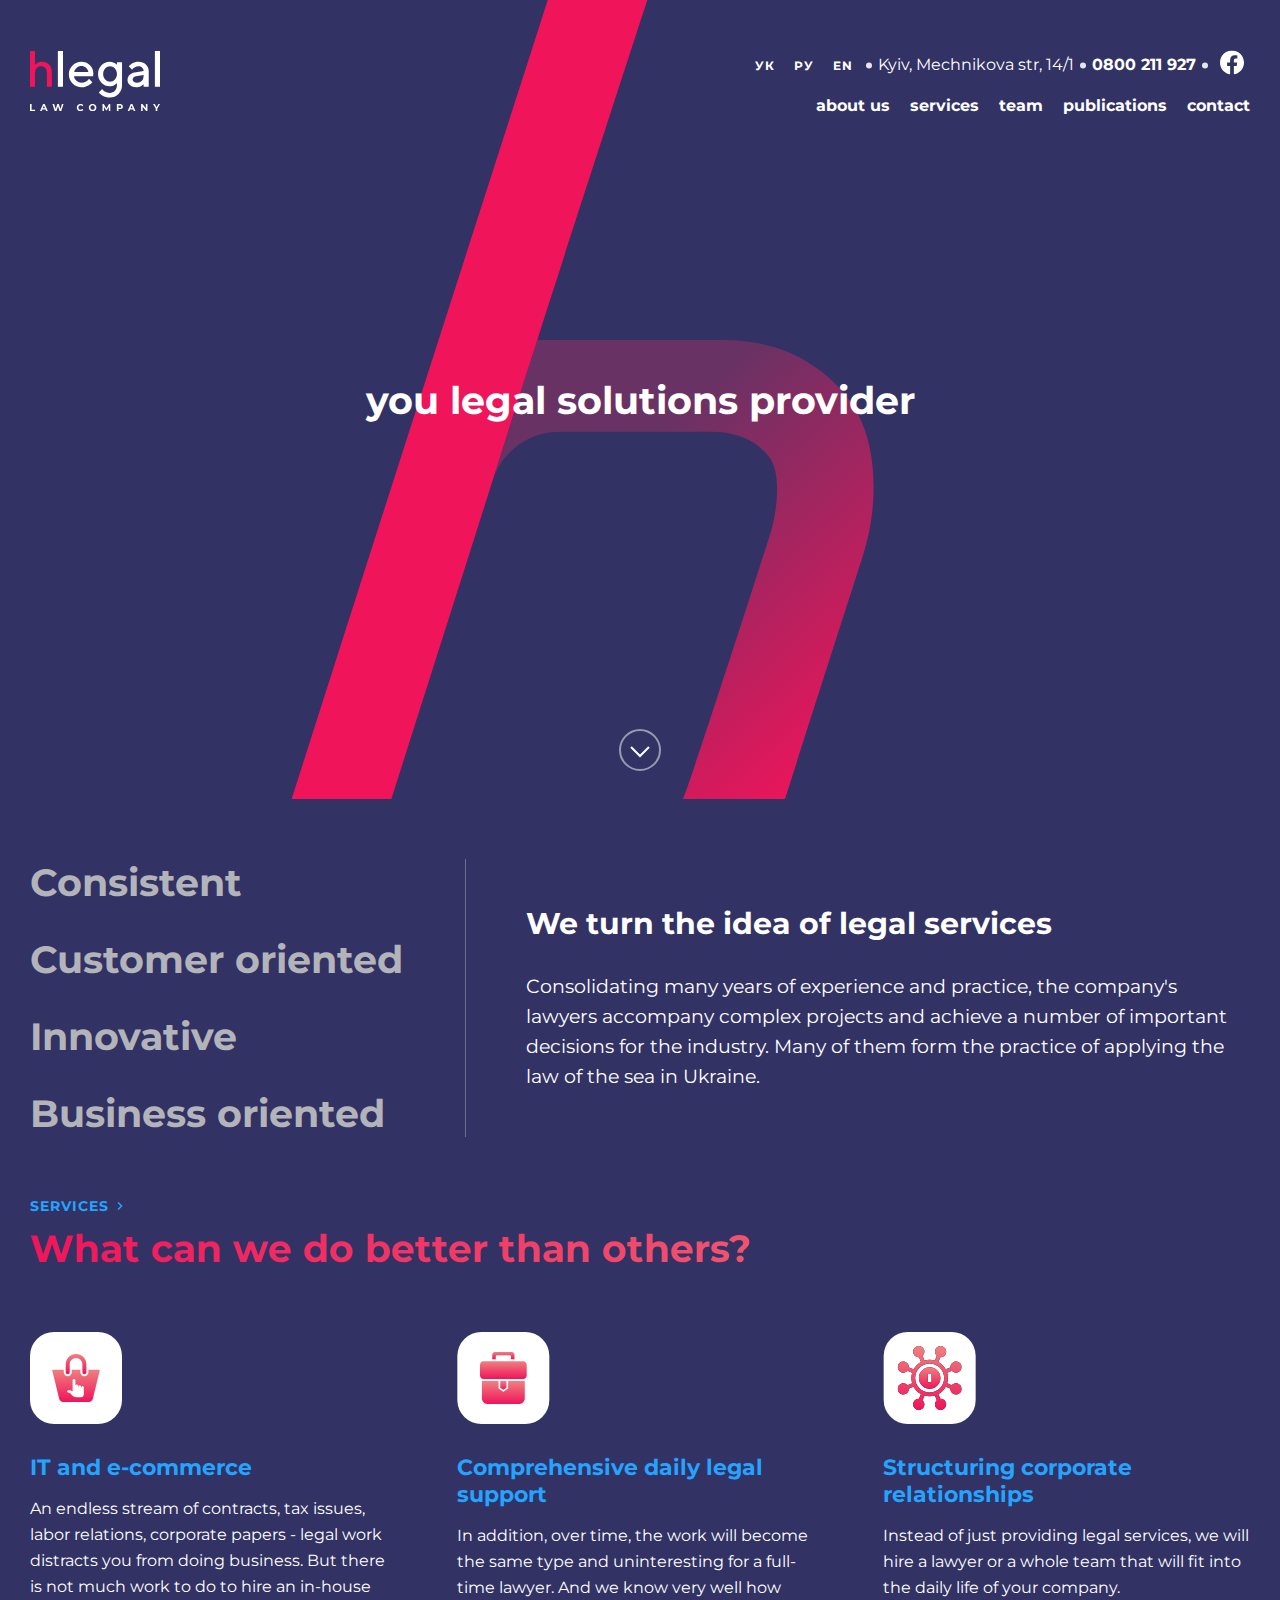
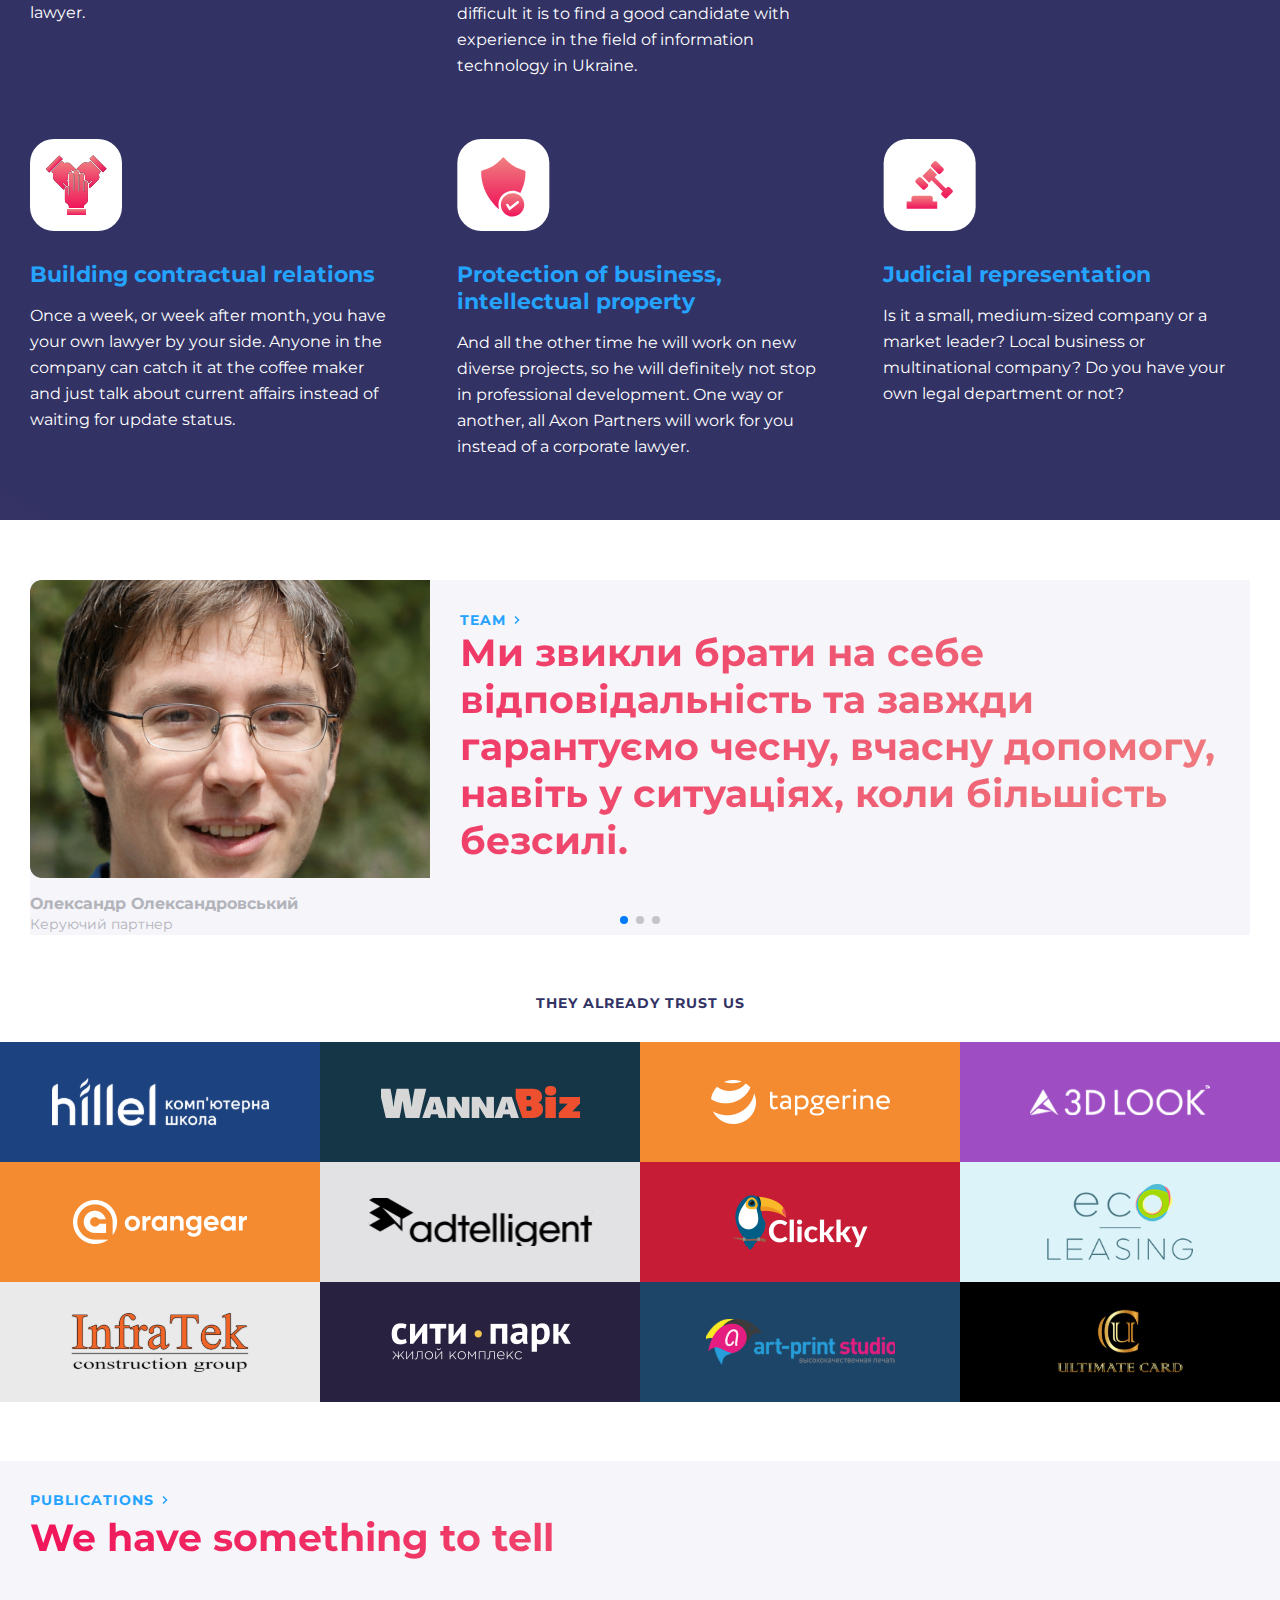
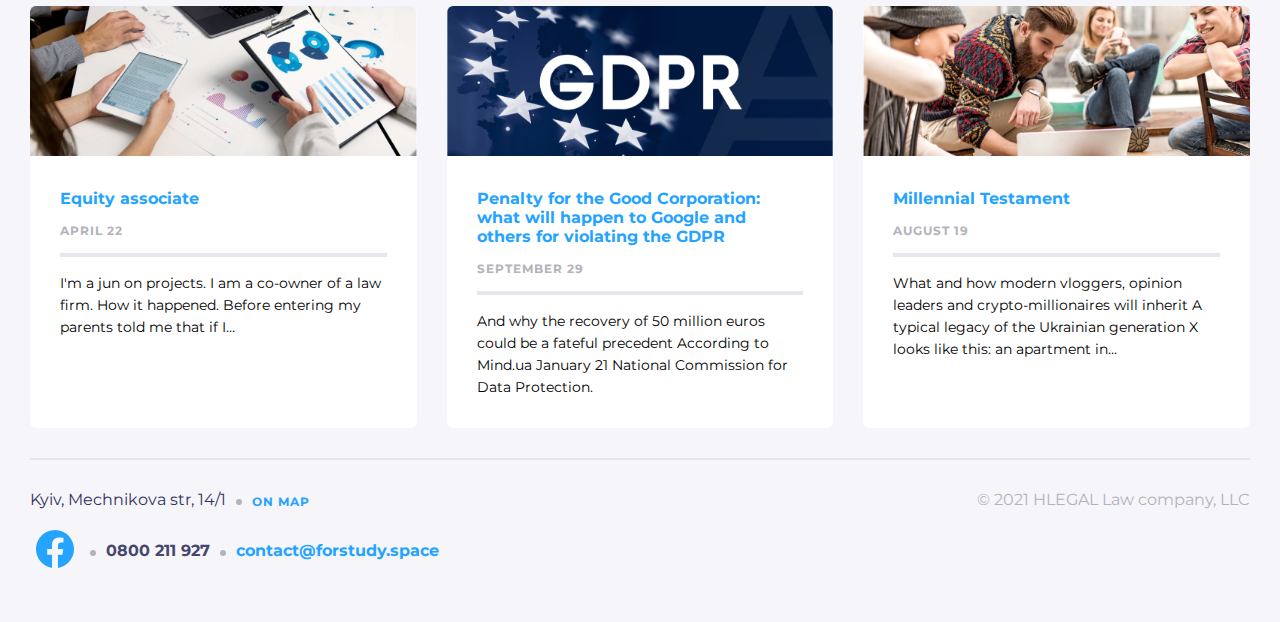
<file: index.html>
<!DOCTYPE html>
<html lang="en">
  <head>
    <meta charset="UTF-8" />
    <meta name="viewport" content="width=device-width, initial-scale=1.0" />
    <title>Hlegal</title>
    <link rel="stylesheet" href="./css/reset.css" />
    <link rel="stylesheet" href="./css/main.css" />
    <link
      rel="stylesheet"
      href="https://cdn.jsdelivr.net/npm/swiper@10/swiper-bundle.min.css"
    />
    <link
      rel="stylesheet"
      href="https://cdnjs.cloudflare.com/ajax/libs/animate.css/4.1.1/animate.min.css"
    />
  </head>
  <body>
    <section class="banner">
      <header class="header">
        <div class="container">
          <div class="header-wrapper">
            <a href="#">
              <svg
                xmlns="http://www.w3.org/2000/svg"
                width="130"
                height="60"
                viewBox="0 0 130 60"
                fill="none"
              >
                <path
                  d="M4.95672 0H0V35.7986H4.95672V22.5177C4.95672 20.2709 5.51557 18.4984 6.63326 17.2502C7.75095 16.002 9.2817 15.353 11.1769 15.353C12.8049 15.353 14.1655 15.9521 15.2589 17.1004C16.3523 18.2738 16.9112 19.7466 16.9112 21.5191V35.8236H21.8922V21.5191C21.8922 18.2238 20.9932 15.6276 19.1951 13.6804C17.3971 11.7332 15.0402 10.7596 12.1731 10.7596C11.347 10.7596 10.5209 10.8594 9.71906 11.0841C8.89294 11.3088 8.2369 11.5584 7.70235 11.833C7.16781 12.1076 6.65756 12.4072 6.1959 12.7567C5.73424 13.1062 5.41838 13.3558 5.27259 13.5056C5.1268 13.6554 5.00532 13.7552 4.95672 13.8301V0Z"
                  fill="#F0145A"
                />
                <path d="M32.9727 0H27.8628V35.7689H32.9727V0Z" fill="white" />
                <path
                  d="M63.1115 25.2935L63.367 22.7386C63.367 19.315 62.2428 16.4535 59.9434 14.1541C57.6439 11.8546 54.7824 10.7305 51.3588 10.7305C47.9352 10.7305 44.9715 11.9568 42.5188 14.4096C40.0661 16.8623 38.8397 19.7749 38.8397 23.2496C38.8397 26.8265 40.1172 29.8924 42.621 32.4473C45.1248 35.0022 48.1396 36.2797 51.6143 36.2797C52.9429 36.2797 54.1692 36.0753 55.3956 35.7176C56.622 35.3088 57.6439 34.9 58.3593 34.4912C59.1258 34.0313 59.8923 33.5204 60.5565 32.9583C61.2208 32.3962 61.6807 31.9874 61.8851 31.7319C62.0895 31.4764 62.2428 31.3231 62.345 31.1698L59.0236 27.8484L58.2571 28.8193C57.7461 29.4325 56.8775 30.0457 55.6511 30.7099C54.3736 31.3742 53.0451 31.6808 51.6143 31.6808C49.6215 31.6808 47.9352 31.0676 46.5045 29.7902C45.0737 28.5127 44.2051 27.0309 43.9496 25.2935H63.1115ZM51.3588 15.0738C53.2495 15.0738 54.7824 15.6359 56.0599 16.709C57.2862 17.8331 58.0527 19.2128 58.3593 20.9501H44.154C44.6138 19.2128 45.4314 17.8331 46.7089 16.709C47.9352 15.6359 49.5193 15.0738 51.3588 15.0738Z"
                  fill="white"
                />
                <path
                  d="M86.9429 34.2868C86.9429 36.5351 86.2786 38.3747 84.899 39.8054C83.5704 41.1851 81.8842 41.9005 79.7891 41.9005C78.8694 41.9005 77.9496 41.7472 77.0809 41.4917C76.2122 41.2362 75.548 40.9296 74.9859 40.5719C74.4238 40.2142 73.9128 39.8565 73.4018 39.3967C72.9419 38.9368 72.6354 38.6302 72.4821 38.4769C72.3288 38.3236 72.2266 38.1703 72.1244 38.0681L68.803 41.3895L69.2118 41.9005C69.4673 42.2582 69.9271 42.718 70.5403 43.229C71.1535 43.6889 71.8689 44.1999 72.6865 44.7109C73.504 45.1708 74.526 45.5796 75.8035 45.9372C77.0809 46.2949 78.4095 46.4993 79.7891 46.4993C83.2638 46.4993 86.1253 45.3241 88.5269 42.9735C90.8775 40.5719 92.0527 37.7104 92.0527 34.2357V11.2415H86.9429V13.7964L86.0742 13.0299C85.5121 12.5189 84.6435 12.0079 83.4171 11.4969C82.1907 10.986 80.8622 10.7305 79.5336 10.7305C76.4166 10.7305 73.7595 11.9057 71.4601 14.3074C69.1607 16.709 68.0365 19.5705 68.0365 22.9941C68.0365 26.4177 69.1607 29.2792 71.4601 31.6808C73.7595 34.0824 76.4166 35.2577 79.5336 35.2577C80.4023 35.2577 81.2199 35.1555 82.0885 34.9511C82.9061 34.6956 83.5704 34.4401 84.1325 34.1846C84.6946 33.9291 85.2055 33.6225 85.6654 33.2648C86.1253 32.9072 86.483 32.6517 86.5852 32.5495L86.9429 32.1918V34.2868ZM73.1463 22.9941C73.1463 20.8479 73.8106 19.0595 75.1903 17.5777C76.5699 16.0958 78.2051 15.3293 80.0446 15.3293C81.8842 15.3293 83.5193 16.0958 84.899 17.5777C86.2275 19.0595 86.9429 20.8479 86.9429 22.9941C86.9429 25.1402 86.2275 26.9287 84.899 28.4105C83.5193 29.8924 81.8842 30.6588 80.0446 30.6588C78.2051 30.6588 76.5699 29.8924 75.1903 28.4105C73.8106 26.9287 73.1463 25.1402 73.1463 22.9941Z"
                  fill="white"
                />
                <path
                  d="M118.724 35.7687V19.9282C118.724 17.3222 117.753 15.1249 115.863 13.3876C113.972 11.5991 111.519 10.7305 108.504 10.7305C107.329 10.7305 106.154 10.8838 105.03 11.1904C103.906 11.548 102.986 11.9057 102.322 12.3145C101.657 12.7233 100.993 13.1832 100.38 13.7453C99.7666 14.2563 99.409 14.6139 99.2046 14.8183C99.0513 15.0227 98.898 15.176 98.7958 15.3293L102.117 18.6507L102.781 17.782C103.19 17.22 103.906 16.709 104.979 16.1469C106.052 15.5848 107.227 15.3293 108.504 15.3293C109.986 15.3293 111.213 15.7892 112.184 16.6579C113.154 17.5266 113.614 18.6507 113.614 19.9282L104.672 21.4611C102.475 21.8188 100.686 22.6875 99.46 24.0672C98.1826 25.4468 97.5183 27.1331 97.5183 29.1259C97.5183 31.0165 98.3359 32.6517 99.971 34.0824C101.657 35.5643 103.701 36.2797 106.205 36.2797C107.074 36.2797 107.891 36.1775 108.709 35.922C109.578 35.7176 110.242 35.4621 110.804 35.2066C111.366 34.9511 111.877 34.6445 112.337 34.2868C112.797 33.9291 113.103 33.6736 113.308 33.5715C113.461 33.4182 113.563 33.2649 113.614 33.2138V35.7687H118.724ZM106.972 31.6808C105.643 31.6808 104.57 31.3742 103.803 30.761C102.986 30.1479 102.628 29.4325 102.628 28.6149C102.628 27.7462 102.884 26.9798 103.446 26.4177C104.008 25.8556 104.774 25.4468 105.694 25.2935L113.614 24.0161V24.527C113.614 26.8265 113.052 28.5638 111.877 29.8413C110.702 31.0676 109.067 31.6808 106.972 31.6808Z"
                  fill="white"
                />
                <path d="M130 0H124.89V35.7689H130V0Z" fill="white" />
                <path
                  d="M0 53.1185H1.59915V58.7253H5.06396V60.0283H0V53.1185Z"
                  fill="white"
                />
                <path
                  d="M15.5016 58.5477H12.2934L11.6814 60.0283H10.0428L13.1226 53.1185H14.702L17.7917 60.0283H16.1136L15.5016 58.5477ZM14.9982 57.3335L13.9025 54.688L12.8067 57.3335H14.9982Z"
                  fill="white"
                />
                <path
                  d="M33.5121 53.1185L31.2516 60.0283H29.534L28.0138 55.3494L26.4443 60.0283H24.7366L22.4662 53.1185H24.1245L25.6842 57.9751L27.313 53.1185H28.7937L30.3731 58.0146L31.9821 53.1185H33.5121Z"
                  fill="white"
                />
                <path
                  d="M50.5232 60.1468C49.819 60.1468 49.1807 59.9954 48.6082 59.6927C48.0422 59.3834 47.5947 58.959 47.2657 58.4193C46.9432 57.8731 46.782 57.2578 46.782 56.5734C46.782 55.889 46.9432 55.277 47.2657 54.7373C47.5947 54.1911 48.0422 53.7667 48.6082 53.464C49.1807 53.1547 49.8223 53 50.5331 53C51.1319 53 51.6716 53.1053 52.152 53.3159C52.6389 53.5265 53.047 53.8292 53.376 54.224L52.3494 55.1717C51.8821 54.6321 51.303 54.3622 50.612 54.3622C50.1843 54.3622 49.8026 54.4577 49.467 54.6485C49.1313 54.8328 48.8681 55.0927 48.6773 55.4283C48.493 55.764 48.4009 56.1456 48.4009 56.5734C48.4009 57.0012 48.493 57.3828 48.6773 57.7185C48.8681 58.0541 49.1313 58.3173 49.467 58.5082C49.8026 58.6924 50.1843 58.7846 50.612 58.7846C51.303 58.7846 51.8821 58.5115 52.3494 57.9653L53.376 58.9129C53.047 59.3143 52.6389 59.6203 52.152 59.8309C51.665 60.0415 51.1221 60.1468 50.5232 60.1468Z"
                  fill="white"
                />
                <path
                  d="M62.5933 60.1468C61.876 60.1468 61.2278 59.9922 60.6487 59.6829C60.0761 59.3736 59.6253 58.9491 59.2963 58.4095C58.9738 57.8632 58.8126 57.2512 58.8126 56.5734C58.8126 55.8956 58.9738 55.2868 59.2963 54.7472C59.6253 54.201 60.0761 53.7733 60.6487 53.464C61.2278 53.1547 61.876 53 62.5933 53C63.3106 53 63.9555 53.1547 64.5281 53.464C65.1006 53.7733 65.5514 54.201 65.8804 54.7472C66.2095 55.2868 66.374 55.8956 66.374 56.5734C66.374 57.2512 66.2095 57.8632 65.8804 58.4095C65.5514 58.9491 65.1006 59.3736 64.5281 59.6829C63.9555 59.9922 63.3106 60.1468 62.5933 60.1468ZM62.5933 58.7846C63.0013 58.7846 63.3698 58.6924 63.6989 58.5082C64.0279 58.3173 64.2846 58.0541 64.4688 57.7185C64.6597 57.3828 64.7551 57.0012 64.7551 56.5734C64.7551 56.1456 64.6597 55.764 64.4688 55.4283C64.2846 55.0927 64.0279 54.8328 63.6989 54.6485C63.3698 54.4577 63.0013 54.3622 62.5933 54.3622C62.1853 54.3622 61.8168 54.4577 61.4877 54.6485C61.1587 54.8328 60.8987 55.0927 60.7079 55.4283C60.5236 55.764 60.4315 56.1456 60.4315 56.5734C60.4315 57.0012 60.5236 57.3828 60.7079 57.7185C60.8987 58.0541 61.1587 58.3173 61.4877 58.5082C61.8168 58.6924 62.1853 58.7846 62.5933 58.7846Z"
                  fill="white"
                />
                <path
                  d="M78.7995 60.0283L78.7896 55.8824L76.7561 59.2979H76.0355L74.0119 55.9713V60.0283H72.5115V53.1185H73.8342L76.4205 57.4125L78.9673 53.1185H80.2802L80.2999 60.0283H78.7995Z"
                  fill="white"
                />
                <path
                  d="M89.8659 53.1185C90.478 53.1185 91.0077 53.2205 91.4552 53.4245C91.9093 53.6285 92.2581 53.918 92.5016 54.2931C92.7451 54.6682 92.8668 55.1125 92.8668 55.6258C92.8668 56.1325 92.7451 56.5767 92.5016 56.9584C92.2581 57.3335 91.9093 57.623 91.4552 57.8271C91.0077 58.0245 90.478 58.1232 89.8659 58.1232H88.4741V60.0283H86.8749V53.1185H89.8659ZM89.7771 56.8202C90.2575 56.8202 90.6227 56.7182 90.8728 56.5142C91.1229 56.3036 91.2479 56.0074 91.2479 55.6258C91.2479 55.2375 91.1229 54.9414 90.8728 54.7373C90.6227 54.5268 90.2575 54.4215 89.7771 54.4215H88.4741V56.8202H89.7771Z"
                  fill="white"
                />
                <path
                  d="M103.148 58.5477H99.9396L99.3276 60.0283H97.6889L100.769 53.1185H102.348L105.438 60.0283H103.76L103.148 58.5477ZM102.644 57.3335L101.549 54.688L100.453 57.3335H102.644Z"
                  fill="white"
                />
                <path
                  d="M117.428 53.1185V60.0283H116.115L112.67 55.8331V60.0283H111.09V53.1185H112.413L115.848 57.3137V53.1185H117.428Z"
                  fill="white"
                />
                <path
                  d="M127.315 57.5803V60.0283H125.716V57.5605L123.041 53.1185H124.739L126.585 56.1884L128.43 53.1185H130L127.315 57.5803Z"
                  fill="white"
                />
              </svg>
            </a>

            <div class="navigation">
              <div class="upper-natigation">
                <ul id="language-wrapper">
                  <li class="upper-natigation-item language">УК</li>
                  <li class="upper-natigation-item language">РУ</li>
                  <li class="upper-natigation-item language">EN</li>
                </ul>

                <svg
                  xmlns="http://www.w3.org/2000/svg"
                  width="6"
                  height="7"
                  viewBox="0 0 6 7"
                  fill="none"
                >
                  <circle cx="3" cy="3.5" r="3" fill="#E6E6F0" />
                </svg>
                <p class="upper-natigation-item nav-adress">
                  Kyiv, Mechnikova str, 14/1
                </p>
                <svg
                  xmlns="http://www.w3.org/2000/svg"
                  width="6"
                  height="7"
                  viewBox="0 0 6 7"
                  fill="none"
                >
                  <circle cx="3" cy="3.5" r="3" fill="#E6E6F0" />
                </svg>
                <a href="tel:0800 211 927"
                  ><p class="upper-natigation-item nav-phone">
                    0800 211 927
                  </p></a
                >

                <svg
                  xmlns="http://www.w3.org/2000/svg"
                  width="6"
                  height="7"
                  viewBox="0 0 6 7"
                  fill="none"
                >
                  <circle cx="3" cy="3.5" r="3" fill="#E6E6F0" />
                </svg>
                <a href="https://www.facebook.com/">
                  <svg
                    xmlns="http://www.w3.org/2000/svg"
                    width="24"
                    height="25"
                    viewBox="0 0 24 25"
                    fill="none"
                  >
                    <g clip-path="url(#clip0_107951_1939)">
                      <path
                        d="M24 12.5733C24 5.90541 18.6274 0.5 12 0.5C5.37258 0.5 0 5.90541 0 12.5733C0 18.5995 4.38823 23.5943 10.125 24.5V16.0633H7.07813V12.5733H10.125V9.91343C10.125 6.88755 11.9165 5.21615 14.6576 5.21615C15.9705 5.21615 17.3438 5.45195 17.3438 5.45195V8.42313H15.8306C14.3399 8.42313 13.875 9.35379 13.875 10.3086V12.5733H17.2031L16.6711 16.0633H13.875V24.5C19.6118 23.5943 24 18.5995 24 12.5733Z"
                        fill="white"
                      />
                    </g>
                    <defs>
                      <clipPath id="clip0_107951_1939">
                        <rect
                          width="24"
                          height="24"
                          fill="white"
                          transform="translate(0 0.5)"
                        />
                      </clipPath>
                    </defs>
                  </svg>
                </a>
              </div>

              <nav>
                <ul class="navigation-links">
                  <a href="#" class="navigation-link"><li>about us</li></a>
                  <a href="#" class="navigation-link"><li>services</li></a>
                  <a href="#" class="navigation-link"><li>team</li></a>
                  <a href="#" class="navigation-link"><li>publications</li></a>
                  <a href="#" class="navigation-link"><li>contact</li></a>
                </ul>
              </nav>
            </div>
          </div>
        </div>
      </header>

      <header class="header-mobile">
        <div class="navigation-mobile">
          <ul id="language-wrapper-mobile">
            <li class="upper-natigation-item language">УК</li>
            <li class="upper-natigation-item language">РУ</li>
            <li class="upper-natigation-item language">EN</li>
          </ul>

          <a href="tel:0800 211 927"
            ><p class="upper-natigation-item nav-phone">0800 211 927</p></a
          >
        </div>
        <div class="navigation-menu">
          <div class="navigation-menu-center">
            <a href="#" class="navigation-menu-logo">
              <svg
                xmlns="http://www.w3.org/2000/svg"
                width="70"
                height="33"
                viewBox="0 0 70 33"
                fill="none"
              >
                <path
                  d="M2.64358 0H0V19.0926H2.64358V12.0094C2.64358 10.8111 2.94163 9.86583 3.53774 9.20012C4.13384 8.53441 4.95024 8.18824 5.96102 8.18824C6.82926 8.18824 7.55495 8.50778 8.13809 9.12024C8.72123 9.74601 9.01929 10.5315 9.01929 11.4769V19.1059H11.6758V11.4769C11.6758 9.71938 11.1964 8.3347 10.2374 7.29619C9.27846 6.25768 8.02146 5.73843 6.49233 5.73843C6.05173 5.73843 5.61114 5.79168 5.1835 5.91151C4.7429 6.03134 4.39301 6.16448 4.10792 6.31094C3.82283 6.45739 3.5507 6.61717 3.30448 6.80356C3.05826 6.98996 2.8898 7.12311 2.81205 7.20299C2.73429 7.28288 2.6695 7.33613 2.64358 7.37608V0Z"
                  fill="#F0145A"
                />
                <path d="M17.5856 0H14.8604V19.0767H17.5856V0Z" fill="white" />
                <path
                  d="M33.6598 13.4896L33.796 12.127C33.796 10.3011 33.1965 8.77493 31.9701 7.54857C30.7438 6.32221 29.2176 5.72266 27.3917 5.72266C25.5658 5.72266 23.9851 6.37672 22.677 7.68483C21.3689 8.99295 20.7148 10.5463 20.7148 12.3995C20.7148 14.3072 21.3962 15.9423 22.7315 17.305C24.0669 18.6676 25.6748 19.3489 27.528 19.3489C28.2365 19.3489 28.8906 19.2399 29.5446 19.0491C30.1987 18.8311 30.7438 18.6131 31.1253 18.3951C31.5341 18.1498 31.9429 17.8773 32.2971 17.5775C32.6514 17.2777 32.8967 17.0597 33.0057 16.9234C33.1147 16.7872 33.1965 16.7054 33.251 16.6236L31.4796 14.8522L31.0708 15.37C30.7983 15.6971 30.335 16.0241 29.6809 16.3784C28.9996 16.7327 28.291 16.8962 27.528 16.8962C26.4651 16.8962 25.5658 16.5691 24.8027 15.8878C24.0396 15.2065 23.5764 14.4162 23.4401 13.4896H33.6598ZM27.3917 8.03912C28.4 8.03912 29.2176 8.33889 29.8989 8.9112C30.553 9.51075 30.9618 10.2466 31.1253 11.1732H23.5491C23.7944 10.2466 24.2304 9.51075 24.9117 8.9112C25.5658 8.33889 26.4106 8.03912 27.3917 8.03912Z"
                  fill="white"
                />
                <path
                  d="M46.3695 18.286C46.3695 19.4852 46.0153 20.4662 45.2794 21.2293C44.5709 21.9651 43.6715 22.3467 42.5542 22.3467C42.0637 22.3467 41.5731 22.2649 41.1098 22.1286C40.6465 21.9924 40.2922 21.8289 39.9925 21.6381C39.6927 21.4473 39.4202 21.2566 39.1476 21.0113C38.9024 20.766 38.7389 20.6025 38.6571 20.5207C38.5753 20.439 38.5208 20.3572 38.4663 20.3027L36.6949 22.0741L36.9129 22.3467C37.0492 22.5374 37.2945 22.7827 37.6215 23.0552C37.9485 23.3005 38.3301 23.573 38.7661 23.8455C39.2021 24.0908 39.7472 24.3088 40.4285 24.4996C41.1098 24.6904 41.8184 24.7994 42.5542 24.7994C44.4074 24.7994 45.9335 24.1726 47.2144 22.919C48.468 21.6381 49.0948 20.112 49.0948 18.2588V5.99518H46.3695V7.3578L45.9062 6.94902C45.6065 6.67649 45.1432 6.40397 44.4891 6.13144C43.8351 5.85892 43.1265 5.72266 42.4179 5.72266C40.7555 5.72266 39.3384 6.34946 38.112 7.63033C36.8857 8.9112 36.2861 10.4373 36.2861 12.2632C36.2861 14.0892 36.8857 15.6153 38.112 16.8962C39.3384 18.177 40.7555 18.8038 42.4179 18.8038C42.8812 18.8038 43.3173 18.7493 43.7806 18.6403C44.2166 18.5041 44.5709 18.3678 44.8707 18.2315C45.1704 18.0953 45.443 17.9318 45.6882 17.741C45.9335 17.5502 46.1243 17.414 46.1788 17.3595L46.3695 17.1687V18.286ZM39.0114 12.2632C39.0114 11.1186 39.3657 10.1648 40.1015 9.37449C40.8373 8.58417 41.7094 8.17538 42.6905 8.17538C43.6715 8.17538 44.5436 8.58417 45.2794 9.37449C45.988 10.1648 46.3695 11.1186 46.3695 12.2632C46.3695 13.4079 45.988 14.3617 45.2794 15.152C44.5436 15.9423 43.6715 16.3511 42.6905 16.3511C41.7094 16.3511 40.8373 15.9423 40.1015 15.152C39.3657 14.3617 39.0114 13.4079 39.0114 12.2632Z"
                  fill="white"
                />
                <path
                  d="M63.3195 19.0764V10.6281C63.3195 9.23823 62.8017 8.06637 61.7934 7.13979C60.7851 6.18595 59.4769 5.72266 57.869 5.72266C57.2422 5.72266 56.6154 5.80441 56.0159 5.96793C55.4163 6.1587 54.9258 6.34946 54.5715 6.56748C54.2172 6.7855 53.8629 7.03078 53.5359 7.33055C53.2089 7.60308 53.0181 7.79384 52.9091 7.90285C52.8273 8.01186 52.7456 8.09362 52.6911 8.17538L54.4625 9.94679L54.8168 9.4835C55.0348 9.18372 55.4163 8.9112 55.9886 8.61142C56.5609 8.31164 57.1877 8.17538 57.869 8.17538C58.6594 8.17538 59.3134 8.42065 59.8312 8.88394C60.349 9.34724 60.5943 9.94679 60.5943 10.6281L55.8251 11.4457C54.6533 11.6364 53.6994 12.0997 53.0454 12.8356C52.364 13.5714 52.0098 14.4707 52.0098 15.5335C52.0098 16.5419 52.4458 17.414 53.3179 18.177C54.2172 18.9674 55.3073 19.3489 56.6427 19.3489C57.106 19.3489 57.542 19.2944 57.9781 19.1581C58.4413 19.0491 58.7956 18.9129 59.0954 18.7766C59.3952 18.6403 59.6677 18.4768 59.913 18.286C60.1582 18.0953 60.3218 17.959 60.4308 17.9045C60.5125 17.8228 60.567 17.741 60.5943 17.7137V19.0764H63.3195ZM57.0515 16.8962C56.3429 16.8962 55.7706 16.7327 55.3618 16.4056C54.9258 16.0786 54.735 15.6971 54.735 15.261C54.735 14.7977 54.8713 14.3889 55.1711 14.0892C55.4708 13.7894 55.8796 13.5714 56.3702 13.4896L60.5943 12.8083V13.0808C60.5943 14.3072 60.2945 15.2338 59.6677 15.9151C59.0409 16.5691 58.1688 16.8962 57.0515 16.8962Z"
                  fill="white"
                />
                <path d="M69.3337 0H66.6084V19.0767H69.3337V0Z" fill="white" />
                <path
                  d="M0 28.3308H0.852878V31.3211H2.70078V32.016H0V28.3308Z"
                  fill="white"
                />
                <path
                  d="M8.26752 31.2263H6.5565L6.23009 32.016H5.35615L6.99873 28.3308H7.84108L9.48893 32.016H8.59393L8.26752 31.2263ZM7.99902 30.5788L7.41464 29.1678L6.83026 30.5788H7.99902Z"
                  fill="white"
                />
                <path
                  d="M17.8731 28.3308L16.6675 32.016H15.7515L14.9407 29.5206L14.1036 32.016H13.1928L11.982 28.3308H12.8664L13.6982 30.921L14.5669 28.3308H15.3566L16.199 30.942L17.0571 28.3308H17.8731Z"
                  fill="white"
                />
                <path
                  d="M26.9457 32.0792C26.5702 32.0792 26.2297 31.9985 25.9244 31.837C25.6225 31.6721 25.3838 31.4457 25.2084 31.1579C25.0364 30.8666 24.9504 30.5384 24.9504 30.1734C24.9504 29.8084 25.0364 29.482 25.2084 29.1942C25.3838 28.9028 25.6225 28.6765 25.9244 28.515C26.2297 28.3501 26.5719 28.2676 26.951 28.2676C27.2704 28.2676 27.5582 28.3237 27.8144 28.436C28.0741 28.5484 28.2917 28.7098 28.4672 28.9204L27.9197 29.4258C27.6705 29.138 27.3616 28.9941 26.9931 28.9941C26.7649 28.9941 26.5614 29.045 26.3824 29.1468C26.2034 29.2451 26.063 29.3837 25.9612 29.5627C25.8629 29.7417 25.8138 29.9453 25.8138 30.1734C25.8138 30.4015 25.8629 30.6051 25.9612 30.7841C26.063 30.9631 26.2034 31.1035 26.3824 31.2053C26.5614 31.3035 26.7649 31.3527 26.9931 31.3527C27.3616 31.3527 27.6705 31.207 27.9197 30.9157L28.4672 31.4211C28.2917 31.6352 28.0741 31.7984 27.8144 31.9107C27.5547 32.0231 27.2651 32.0792 26.9457 32.0792Z"
                  fill="white"
                />
                <path
                  d="M33.3831 32.0792C33.0005 32.0792 32.6548 31.9967 32.3459 31.8318C32.0406 31.6668 31.8002 31.4404 31.6247 31.1526C31.4527 30.8613 31.3667 30.5349 31.3667 30.1734C31.3667 29.8119 31.4527 29.4872 31.6247 29.1994C31.8002 28.9081 32.0406 28.68 32.3459 28.515C32.6548 28.3501 33.0005 28.2676 33.3831 28.2676C33.7657 28.2676 34.1096 28.3501 34.415 28.515C34.7203 28.68 34.9607 28.9081 35.1362 29.1994C35.3117 29.4872 35.3995 29.8119 35.3995 30.1734C35.3995 30.5349 35.3117 30.8613 35.1362 31.1526C34.9607 31.4404 34.7203 31.6668 34.415 31.8318C34.1096 31.9967 33.7657 32.0792 33.3831 32.0792ZM33.3831 31.3527C33.6007 31.3527 33.7972 31.3035 33.9727 31.2053C34.1482 31.1035 34.2851 30.9631 34.3834 30.7841C34.4852 30.6051 34.5361 30.4015 34.5361 30.1734C34.5361 29.9453 34.4852 29.7417 34.3834 29.5627C34.2851 29.3837 34.1482 29.2451 33.9727 29.1468C33.7972 29.045 33.6007 28.9941 33.3831 28.9941C33.1655 28.9941 32.9689 29.045 32.7934 29.1468C32.618 29.2451 32.4793 29.3837 32.3775 29.5627C32.2793 29.7417 32.2301 29.9453 32.2301 30.1734C32.2301 30.4015 32.2793 30.6051 32.3775 30.7841C32.4793 30.9631 32.618 31.1035 32.7934 31.2053C32.9689 31.3035 33.1655 31.3527 33.3831 31.3527Z"
                  fill="white"
                />
                <path
                  d="M42.0264 32.016L42.0211 29.8049L40.9366 31.6264H40.5523L39.473 29.8522V32.016H38.6728V28.3308H39.3782L40.7576 30.6209L42.1159 28.3308H42.8161L42.8266 32.016H42.0264Z"
                  fill="white"
                />
                <path
                  d="M47.9285 28.3308C48.2549 28.3308 48.5374 28.3852 48.7761 28.494C49.0183 28.6028 49.2043 28.7572 49.3342 28.9573C49.464 29.1573 49.529 29.3942 49.529 29.668C49.529 29.9382 49.464 30.1751 49.3342 30.3787C49.2043 30.5788 49.0183 30.7332 48.7761 30.842C48.5374 30.9473 48.2549 30.9999 47.9285 30.9999H47.1862V32.016H46.3333V28.3308H47.9285ZM47.8811 30.305C48.1373 30.305 48.3321 30.2506 48.4655 30.1418C48.5989 30.0295 48.6656 29.8716 48.6656 29.668C48.6656 29.4609 48.5989 29.303 48.4655 29.1942C48.3321 29.0818 48.1373 29.0257 47.8811 29.0257H47.1862V30.305H47.8811Z"
                  fill="white"
                />
                <path
                  d="M55.0121 31.2263H53.3011L52.9747 32.016H52.1008L53.7433 28.3308H54.5857L56.2335 32.016H55.3385L55.0121 31.2263ZM54.7436 30.5788L54.1592 29.1678L53.5749 30.5788H54.7436Z"
                  fill="white"
                />
                <path
                  d="M62.6281 28.3308V32.016H61.9279L60.0906 29.7785V32.016H59.2482V28.3308H59.9537L61.7858 30.5682V28.3308H62.6281Z"
                  fill="white"
                />
                <path
                  d="M67.9013 30.7104V32.016H67.0485V30.6999L65.6217 28.3308H66.5273L67.5117 29.9681L68.4963 28.3308H69.3333L67.9013 30.7104Z"
                  fill="white"
                />
              </svg>
            </a>
            <svg
              xmlns="http://www.w3.org/2000/svg"
              width="12"
              height="26"
              viewBox="0 0 12 26"
              fill="none"
            >
              <path
                fill-rule="evenodd"
                clip-rule="evenodd"
                d="M8.72827 0H11.9505L3.55574 26H0.333496L8.72827 0Z"
                fill="#F0145A"
              />
            </svg>
            <a href="#" class="navigation-menu-link">services</a>
          </div>

          <div>
            <div id="humburger-btn">
              <svg
                xmlns="http://www.w3.org/2000/svg"
                width="32"
                height="33"
                viewBox="0 0 32 33"
                fill="none"
              >
                <path d="M7 10.5H25" stroke="white" stroke-width="2" />
                <path d="M7 16.5H25" stroke="white" stroke-width="2" />
                <path d="M7 22.5H25" stroke="white" stroke-width="2" />
              </svg>
            </div>
          </div>
        </div>
        <nav
          id="humburger-items"
          class="humburger-items animate__animated animate__bounceInUp"
        >
          <ul class="navigation-links-mobile">
            <a href="#" class="navigation-link"><li>about us</li></a>
            <a href="#" class="navigation-link"><li>services</li></a>
            <a href="#" class="navigation-link"><li>team</li></a>
            <a href="#" class="navigation-link"><li>publications</li></a>
            <a href="#" class="navigation-link"><li>contact</li></a>
          </ul>
        </nav>
      </header>

      <h1>you legal solutions provider</h1>
      <div class="home-btn">
        <svg
          xmlns="http://www.w3.org/2000/svg"
          width="42"
          height="42"
          viewBox="0 0 42 42"
          fill="none"
        >
          <g clip-path="url(#clip0_22728_11340)">
            <circle
              opacity="0.5"
              cx="21"
              cy="21"
              r="20"
              stroke="white"
              stroke-width="2"
            />
            <path d="M12 18L21 27L30 18" stroke="white" stroke-width="2" />
          </g>
          <defs>
            <clipPath id="clip0_22728_11340">
              <rect width="42" height="42" fill="white" />
            </clipPath>
          </defs>
        </svg>
      </div>
    </section>

    <main>
      <section class="about">
        <div class="container">
          <div class="about-wrapper">
            <div class="about-wrapper-firtschild scroll-bar">
              <a href="#" class="about-link"
                ><p class="about-wrapper-hover">Consistent</p></a
              >
              <a href="#" class="about-link"
                ><p class="about-wrapper-hover">Customer oriented</p></a
              >
              <a href="#" class="about-link"
                ><p class="about-wrapper-hover">Innovative</p></a
              >
              <a href="#" class="about-link"
                ><p class="about-wrapper-hover">Business oriented</p></a
              >
            </div>
            <div class="about-wrapper-child">
              <h3 class="about-title">We turn the idea of legal services</h3>
              <p class="about-description">
                Consolidating many years of experience and practice, the
                company's lawyers accompany complex projects and achieve a
                number of important decisions for the industry. Many of them
                form the practice of applying the law of the sea in Ukraine.
              </p>
            </div>
          </div>
        </div>
      </section>

      <section class="services">
        <div class="container">
          <a href="#" class="services-link"
            >Services
            <svg
              xmlns="http://www.w3.org/2000/svg"
              width="12"
              height="13"
              viewBox="0 0 12 13"
              fill="none"
            >
              <path d="M3.5 2L8 6.5L3.5 11" stroke="#24A3FF" stroke-width="2" />
            </svg>
          </a>

          <h2 class="services-title">What can we do better than others?</h2>

          <div class="services-wrapper">
            <div class="services-items">
              <img src="./img/services/icon-1.svg" alt="Icons services" />
              <h4 class="services-items-title">IT and e-commerce</h4>
              <p class="services-items-description">
                An endless stream of contracts, tax issues, labor relations,
                corporate papers - legal work distracts you from doing business.
                But there is not much work to do to hire an in-house lawyer.
              </p>
            </div>

            <div class="services-items">
              <img src="./img/services/icon-2.svg" alt="Icons services" />
              <h4 class="services-items-title">
                Comprehensive daily legal support
              </h4>
              <p class="services-items-description">
                In addition, over time, the work will become the same type and
                uninteresting for a full-time lawyer. And we know very well how
                difficult it is to find a good candidate with experience in the
                field of information technology in Ukraine.
              </p>
            </div>

            <div class="services-items">
              <img src="./img/services/icon-3.svg" alt="Icons services" />
              <h4 class="services-items-title">
                Structuring corporate relationships
              </h4>
              <p class="services-items-description">
                Instead of just providing legal services, we will hire a lawyer
                or a whole team that will fit into the daily life of your
                company.
              </p>
            </div>

            <div class="services-items">
              <img src="./img/services/icon-4.svg" alt="Icons services" />
              <h4 class="services-items-title">
                Building contractual relations
              </h4>
              <p class="services-items-description">
                Once a week, or week after month, you have your own lawyer by
                your side. Anyone in the company can catch it at the coffee
                maker and just talk about current affairs instead of waiting for
                update status.
              </p>
            </div>

            <div class="services-items">
              <img src="./img/services/icon-5.svg" alt="Icons services" />
              <h4 class="services-items-title">
                Protection of business, intellectual property
              </h4>
              <p class="services-items-description">
                And all the other time he will work on new diverse projects, so
                he will definitely not stop in professional development. One way
                or another, all Axon Partners will work for you instead of a
                corporate lawyer.
              </p>
            </div>

            <div class="services-items">
              <img src="./img/services/icon-6.svg" alt="Icons services" />
              <h4 class="services-items-title">Judicial representation</h4>
              <p class="services-items-description">
                Is it a small, medium-sized company or a market leader? Local
                business or multinational company? Do you have your own legal
                department or not?
              </p>
            </div>
          </div>
        </div>
      </section>

      <section class="slider">
        <div class="container">
          <!-- Swiper -->
          <div class="swiper mySwiper">
            <div class="swiper-wrapper">
              <div class="swiper-slide">
                <div>
                  <img
                    src="./img/slider/slide-1.png"
                    class="swiper-img"
                    alt="Slide"
                  />
                  <div class="team-link">
                    <a href="#" class="services-link"
                      >Team
                      <svg
                        xmlns="http://www.w3.org/2000/svg"
                        width="12"
                        height="13"
                        viewBox="0 0 12 13"
                        fill="none"
                      >
                        <path
                          d="M3.5 2L8 6.5L3.5 11"
                          stroke="#24A3FF"
                          stroke-width="2"
                        />
                      </svg>
                    </a>
                  </div>

                  <p class="slider-title">
                    Ми звикли брати на себе відповідальність та завжди
                    гарантуємо чесну, вчасну допомогу, навіть у ситуаціях, коли
                    більшість безсилі.
                  </p>
                  <p class="slider-author">Олександр Олександровський</p>
                  <p class="slider-author-role">Керуючий партнер</p>
                </div>
              </div>
              <div class="swiper-slide">
                <div>
                  <img
                    src="./img/slider/slide-1.png"
                    class="swiper-img"
                    alt="Slide"
                  />
                  <div class="team-link">
                    <a href="#" class="services-link"
                      >Team
                      <svg
                        xmlns="http://www.w3.org/2000/svg"
                        width="12"
                        height="13"
                        viewBox="0 0 12 13"
                        fill="none"
                      >
                        <path
                          d="M3.5 2L8 6.5L3.5 11"
                          stroke="#24A3FF"
                          stroke-width="2"
                        />
                      </svg>
                    </a>
                  </div>

                  <p class="slider-title">
                    Ми звикли брати на себе відповідальність та завжди
                    гарантуємо чесну, вчасну допомогу, навіть у ситуаціях, коли
                    більшість безсилі.
                  </p>
                  <p class="slider-author">Олександр Олександровський</p>
                  <p class="slider-author-role">Керуючий партнер</p>
                </div>
              </div>
              <div class="swiper-slide">
                <div>
                  <img
                    src="./img/slider/slide-1.png"
                    class="swiper-img"
                    alt="Slide"
                  />
                  <div class="team-link">
                    <a href="#" class="services-link"
                      >Team
                      <svg
                        xmlns="http://www.w3.org/2000/svg"
                        width="12"
                        height="13"
                        viewBox="0 0 12 13"
                        fill="none"
                      >
                        <path
                          d="M3.5 2L8 6.5L3.5 11"
                          stroke="#24A3FF"
                          stroke-width="2"
                        />
                      </svg>
                    </a>
                  </div>

                  <p class="slider-title">
                    Ми звикли брати на себе відповідальність та завжди
                    гарантуємо чесну, вчасну допомогу, навіть у ситуаціях, коли
                    більшість безсилі.
                  </p>
                  <p class="slider-author">Олександр Олександровський</p>
                  <p class="slider-author-role">Керуючий партнер</p>
                </div>
              </div>
            </div>
            <div class="swiper-pagination"></div>
          </div>
        </div>
      </section>

      <section class="partners">
        <div class="container">
          <h3 class="partners-title">They already trust us</h3>
          <div class="partners-wrapper">
            <div class="partners-item blue">
              <img src="./img/partners/partner-1.svg" alt="Partners logo" />
            </div>
            <div class="partners-item dark">
              <img src="./img/partners/partner-2.svg" alt="Partners logo" />
            </div>
            <div class="partners-item orange">
              <img src="./img/partners/partner-3.svg" alt="Partners logo" />
            </div>
            <div class="partners-item velvet">
              <img src="./img/partners/partner-4.svg" alt="Partners logo" />
            </div>
            <div class="partners-item orange">
              <img src="./img/partners/partner-5.svg" alt="Partners logo" />
            </div>
            <div class="partners-item grey">
              <img src="./img/partners/partner-6.svg" alt="Partners logo" />
            </div>
            <div class="partners-item red">
              <img src="./img/partners/partner-7.svg" alt="Partners logo" />
            </div>
            <div class="partners-item lightblue">
              <img src="./img/partners/partner-8.svg" alt="Partners logo" />
            </div>
            <div class="partners-item lightgrey">
              <img src="./img/partners/partner-9.svg" alt="Partners logo" />
            </div>
            <div class="partners-item darkfiolet">
              <img src="./img/partners/partner-10.svg" alt="Partners logo" />
            </div>
            <div class="partners-item darkblue">
              <img src="./img/partners/partner-11.svg" alt="Partners logo" />
            </div>
            <div class="partners-item black">
              <img src="./img/partners/partner-12.svg" alt="Partners logo" />
            </div>
          </div>
        </div>
      </section>

      <section class="publication">
        <div class="container">
          <a href="#" class="services-link"
            >Publications
            <svg
              xmlns="http://www.w3.org/2000/svg"
              width="12"
              height="13"
              viewBox="0 0 12 13"
              fill="none"
            >
              <path d="M3.5 2L8 6.5L3.5 11" stroke="#24A3FF" stroke-width="2" />
            </svg>
          </a>
          <h2 class="publication-title">We have something to tell</h2>
          <div class="publication-wrapper">
            <div class="publication-card">
              <img src="./img/publication/card-1.png" alt="Card img" />
              <div class="card-text">
                <h4 class="publication-card-title">Equity associate</h4>
                <p class="publication-card-date">April 22</p>
                <div class="publication-card-line"></div>
                <p class="publication-card-description">
                  I'm a jun on projects. I am a co-owner of a law firm. How it
                  happened. Before entering my parents told me that if I…
                </p>
              </div>
            </div>

            <div class="publication-card">
              <img src="./img/publication/card-2.png" alt="Card img" />
              <div class="card-text">
                <h4 class="publication-card-title">
                  Penalty for the Good Corporation: what will happen to Google
                  and others for violating the GDPR
                </h4>
                <p class="publication-card-date">September 29</p>
                <div class="publication-card-line"></div>
                <p class="publication-card-description">
                  And why the recovery of 50 million euros could be a fateful
                  precedent According to Mind.ua January 21 National Commission
                  for Data Protection.
                </p>
              </div>
            </div>

            <div class="publication-card last">
              <img src="./img/publication/card-3.png" alt="Card img" />
              <div class="card-text">
                <h4 class="publication-card-title">Millennial Testament</h4>
                <p class="publication-card-date">August 19</p>
                <div class="publication-card-line"></div>
                <p class="publication-card-description">
                  What and how modern vloggers, opinion leaders and
                  crypto-millionaires will inherit A typical legacy of the
                  Ukrainian generation X looks like this: an apartment in…
                </p>
              </div>
            </div>
          </div>
        </div>
      </section>
    </main>
    <footer>
      <div class="container">
        <div class="flex-footer">
          <div class="flex-footer-left">
            <div class="footer-adress">
              <p class="footer-location">Kyiv, Mechnikova str, 14/1</p>
              <div class="footer-dot-separator">
                <svg
                  xmlns="http://www.w3.org/2000/svg"
                  width="6"
                  height="6"
                  viewBox="0 0 6 6"
                  fill="none"
                >
                  <circle cx="3" cy="3" r="3" fill="#B3B3BA" />
                </svg>
              </div>

              <a href="#" class="footer-map-link">On map</a>
            </div>
            <div class="footer-contact">
              <a href="#">
                <svg
                  xmlns="http://www.w3.org/2000/svg"
                  width="38"
                  height="38"
                  viewBox="0 0 38 38"
                  fill="none"
                >
                  <g clip-path="url(#clip0_107951_578)">
                    <path
                      d="M38 19.1161C38 8.55857 29.4934 0 19 0C8.50658 0 0 8.55857 0 19.1161C0 28.6575 6.94803 36.5659 16.0312 38V24.6419H11.207V19.1161H16.0312V14.9046C16.0312 10.1136 18.8678 7.46723 23.2078 7.46723C25.2866 7.46723 27.4609 7.84059 27.4609 7.84059V12.545H25.0651C22.7048 12.545 21.9688 14.0185 21.9688 15.5302V19.1161H27.2383L26.3959 24.6419H21.9688V38C31.052 36.5659 38 28.6575 38 19.1161Z"
                      fill="#24A3FF"
                    />
                  </g>
                  <defs>
                    <clipPath id="clip0_107951_578">
                      <rect width="38" height="38" fill="white" />
                    </clipPath>
                  </defs>
                </svg>
              </a>
              <div class="footer-dot-separator">
                <svg
                  xmlns="http://www.w3.org/2000/svg"
                  width="6"
                  height="6"
                  viewBox="0 0 6 6"
                  fill="none"
                >
                  <circle cx="3" cy="3" r="3" fill="#B3B3BA" />
                </svg>
              </div>
              <a href="tel:0800 211 927"
                ><p class="footer-phone">0800 211 927</p></a
              >
              <div class="footer-dot-separator">
                <svg
                  xmlns="http://www.w3.org/2000/svg"
                  width="6"
                  height="6"
                  viewBox="0 0 6 6"
                  fill="none"
                >
                  <circle cx="3" cy="3" r="3" fill="#B3B3BA" />
                </svg>
              </div>
              <a href="mailto:contact@forstudy.space"
                ><p class="footer-email">contact@forstudy.space</p></a
              >
            </div>
          </div>
          <div class="flex-footer-right">© 2021 HLEGAL Law company, LLC</div>
        </div>
      </div>
    </footer>

    <script src="https://cdn.jsdelivr.net/npm/swiper@10/swiper-bundle.min.js"></script>

    <script src="./js/app.js"></script>
    <script src="./js/swiper.js"></script>
  </body>
</html>
</file>
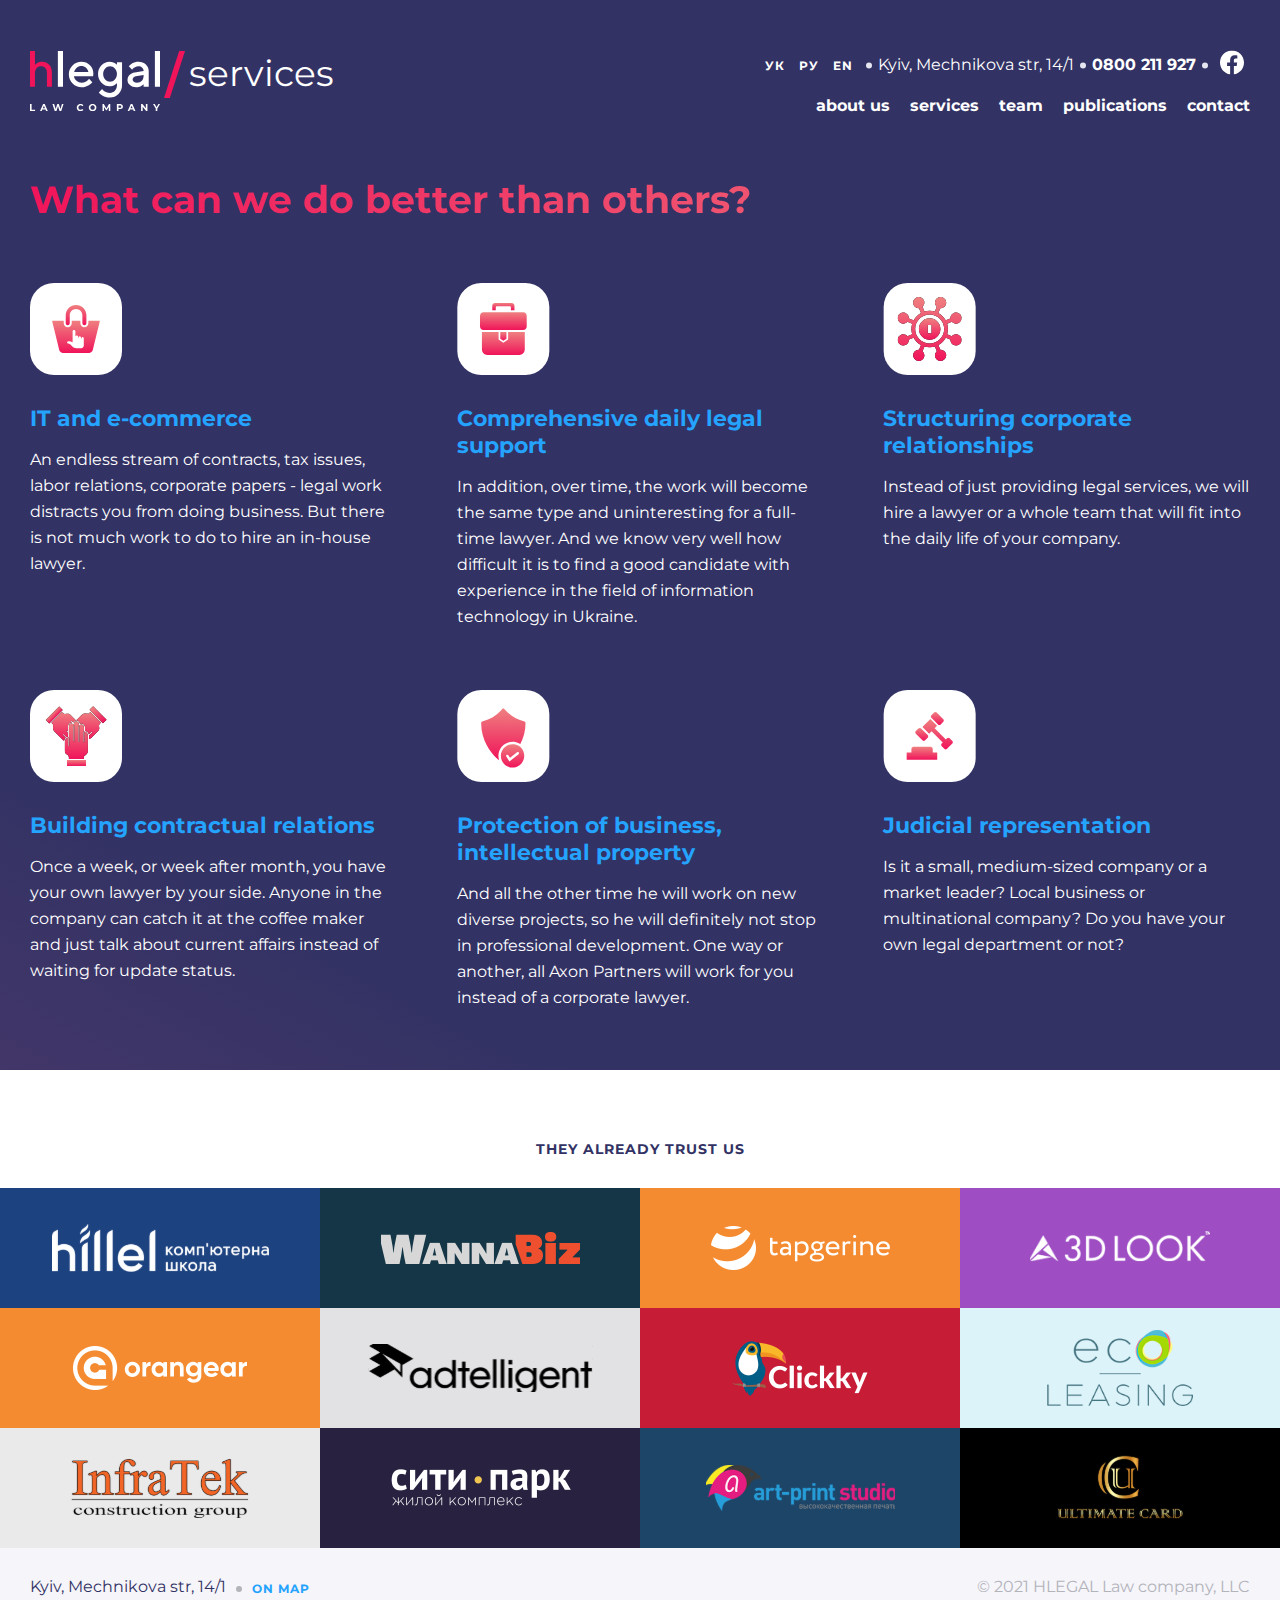
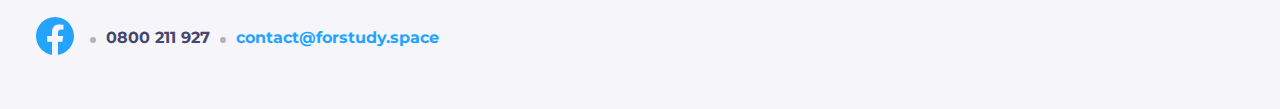
<file: pages/services.html>
<!DOCTYPE html>
<html lang="en">
  <head>
    <meta charset="UTF-8" />
    <meta name="viewport" content="width=device-width, initial-scale=1.0" />
    <title>Hlegal</title>

    <link rel="stylesheet" href="../css/reset.css" />
    <link rel="stylesheet" href="../css/main.css" />
    <link
      rel="stylesheet"
      href="https://cdnjs.cloudflare.com/ajax/libs/animate.css/4.1.1/animate.min.css"
    />
  </head>
  <body>
    <section>
      <header class="header">
        <div class="container">
          <div class="header-wrapper">
            <div class="header-wrapper-flex">
              <a href="#" class="navigation-menu-logo">
                <svg
                  xmlns="http://www.w3.org/2000/svg"
                  width="130"
                  height="60"
                  viewBox="0 0 130 60"
                  fill="none"
                >
                  <path
                    d="M4.95672 0H0V35.7986H4.95672V22.5177C4.95672 20.2709 5.51557 18.4984 6.63326 17.2502C7.75095 16.002 9.2817 15.353 11.1769 15.353C12.8049 15.353 14.1655 15.9521 15.2589 17.1004C16.3523 18.2738 16.9112 19.7466 16.9112 21.5191V35.8236H21.8922V21.5191C21.8922 18.2238 20.9932 15.6276 19.1951 13.6804C17.3971 11.7332 15.0402 10.7596 12.1731 10.7596C11.347 10.7596 10.5209 10.8594 9.71906 11.0841C8.89294 11.3088 8.2369 11.5584 7.70235 11.833C7.16781 12.1076 6.65756 12.4072 6.1959 12.7567C5.73424 13.1062 5.41838 13.3558 5.27259 13.5056C5.1268 13.6554 5.00532 13.7552 4.95672 13.8301V0Z"
                    fill="#F0145A"
                  />
                  <path
                    d="M32.9727 0H27.8628V35.7689H32.9727V0Z"
                    fill="white"
                  />
                  <path
                    d="M63.1115 25.2935L63.367 22.7386C63.367 19.315 62.2428 16.4535 59.9434 14.1541C57.6439 11.8546 54.7824 10.7305 51.3588 10.7305C47.9352 10.7305 44.9715 11.9568 42.5188 14.4096C40.0661 16.8623 38.8397 19.7749 38.8397 23.2496C38.8397 26.8265 40.1172 29.8924 42.621 32.4473C45.1248 35.0022 48.1396 36.2797 51.6143 36.2797C52.9429 36.2797 54.1692 36.0753 55.3956 35.7176C56.622 35.3088 57.6439 34.9 58.3593 34.4912C59.1258 34.0313 59.8923 33.5204 60.5565 32.9583C61.2208 32.3962 61.6807 31.9874 61.8851 31.7319C62.0895 31.4764 62.2428 31.3231 62.345 31.1698L59.0236 27.8484L58.2571 28.8193C57.7461 29.4325 56.8775 30.0457 55.6511 30.7099C54.3736 31.3742 53.0451 31.6808 51.6143 31.6808C49.6215 31.6808 47.9352 31.0676 46.5045 29.7902C45.0737 28.5127 44.2051 27.0309 43.9496 25.2935H63.1115ZM51.3588 15.0738C53.2495 15.0738 54.7824 15.6359 56.0599 16.709C57.2862 17.8331 58.0527 19.2128 58.3593 20.9501H44.154C44.6138 19.2128 45.4314 17.8331 46.7089 16.709C47.9352 15.6359 49.5193 15.0738 51.3588 15.0738Z"
                    fill="white"
                  />
                  <path
                    d="M86.9429 34.2868C86.9429 36.5351 86.2786 38.3747 84.899 39.8054C83.5704 41.1851 81.8842 41.9005 79.7891 41.9005C78.8694 41.9005 77.9496 41.7472 77.0809 41.4917C76.2122 41.2362 75.548 40.9296 74.9859 40.5719C74.4238 40.2142 73.9128 39.8565 73.4018 39.3967C72.9419 38.9368 72.6354 38.6302 72.4821 38.4769C72.3288 38.3236 72.2266 38.1703 72.1244 38.0681L68.803 41.3895L69.2118 41.9005C69.4673 42.2582 69.9271 42.718 70.5403 43.229C71.1535 43.6889 71.8689 44.1999 72.6865 44.7109C73.504 45.1708 74.526 45.5796 75.8035 45.9372C77.0809 46.2949 78.4095 46.4993 79.7891 46.4993C83.2638 46.4993 86.1253 45.3241 88.5269 42.9735C90.8775 40.5719 92.0527 37.7104 92.0527 34.2357V11.2415H86.9429V13.7964L86.0742 13.0299C85.5121 12.5189 84.6435 12.0079 83.4171 11.4969C82.1907 10.986 80.8622 10.7305 79.5336 10.7305C76.4166 10.7305 73.7595 11.9057 71.4601 14.3074C69.1607 16.709 68.0365 19.5705 68.0365 22.9941C68.0365 26.4177 69.1607 29.2792 71.4601 31.6808C73.7595 34.0824 76.4166 35.2577 79.5336 35.2577C80.4023 35.2577 81.2199 35.1555 82.0885 34.9511C82.9061 34.6956 83.5704 34.4401 84.1325 34.1846C84.6946 33.9291 85.2055 33.6225 85.6654 33.2648C86.1253 32.9072 86.483 32.6517 86.5852 32.5495L86.9429 32.1918V34.2868ZM73.1463 22.9941C73.1463 20.8479 73.8106 19.0595 75.1903 17.5777C76.5699 16.0958 78.2051 15.3293 80.0446 15.3293C81.8842 15.3293 83.5193 16.0958 84.899 17.5777C86.2275 19.0595 86.9429 20.8479 86.9429 22.9941C86.9429 25.1402 86.2275 26.9287 84.899 28.4105C83.5193 29.8924 81.8842 30.6588 80.0446 30.6588C78.2051 30.6588 76.5699 29.8924 75.1903 28.4105C73.8106 26.9287 73.1463 25.1402 73.1463 22.9941Z"
                    fill="white"
                  />
                  <path
                    d="M118.724 35.7687V19.9282C118.724 17.3222 117.753 15.1249 115.863 13.3876C113.972 11.5991 111.519 10.7305 108.504 10.7305C107.329 10.7305 106.154 10.8838 105.03 11.1904C103.906 11.548 102.986 11.9057 102.322 12.3145C101.657 12.7233 100.993 13.1832 100.38 13.7453C99.7666 14.2563 99.409 14.6139 99.2046 14.8183C99.0513 15.0227 98.898 15.176 98.7958 15.3293L102.117 18.6507L102.781 17.782C103.19 17.22 103.906 16.709 104.979 16.1469C106.052 15.5848 107.227 15.3293 108.504 15.3293C109.986 15.3293 111.213 15.7892 112.184 16.6579C113.154 17.5266 113.614 18.6507 113.614 19.9282L104.672 21.4611C102.475 21.8188 100.686 22.6875 99.46 24.0672C98.1826 25.4468 97.5183 27.1331 97.5183 29.1259C97.5183 31.0165 98.3359 32.6517 99.971 34.0824C101.657 35.5643 103.701 36.2797 106.205 36.2797C107.074 36.2797 107.891 36.1775 108.709 35.922C109.578 35.7176 110.242 35.4621 110.804 35.2066C111.366 34.9511 111.877 34.6445 112.337 34.2868C112.797 33.9291 113.103 33.6736 113.308 33.5715C113.461 33.4182 113.563 33.2649 113.614 33.2138V35.7687H118.724ZM106.972 31.6808C105.643 31.6808 104.57 31.3742 103.803 30.761C102.986 30.1479 102.628 29.4325 102.628 28.6149C102.628 27.7462 102.884 26.9798 103.446 26.4177C104.008 25.8556 104.774 25.4468 105.694 25.2935L113.614 24.0161V24.527C113.614 26.8265 113.052 28.5638 111.877 29.8413C110.702 31.0676 109.067 31.6808 106.972 31.6808Z"
                    fill="white"
                  />
                  <path d="M130 0H124.89V35.7689H130V0Z" fill="white" />
                  <path
                    d="M0 53.1185H1.59915V58.7253H5.06396V60.0283H0V53.1185Z"
                    fill="white"
                  />
                  <path
                    d="M15.5016 58.5477H12.2934L11.6814 60.0283H10.0428L13.1226 53.1185H14.702L17.7917 60.0283H16.1136L15.5016 58.5477ZM14.9982 57.3335L13.9025 54.688L12.8067 57.3335H14.9982Z"
                    fill="white"
                  />
                  <path
                    d="M33.5121 53.1185L31.2516 60.0283H29.534L28.0138 55.3494L26.4443 60.0283H24.7366L22.4662 53.1185H24.1245L25.6842 57.9751L27.313 53.1185H28.7937L30.3731 58.0146L31.9821 53.1185H33.5121Z"
                    fill="white"
                  />
                  <path
                    d="M50.5232 60.1468C49.819 60.1468 49.1807 59.9954 48.6082 59.6927C48.0422 59.3834 47.5947 58.959 47.2657 58.4193C46.9432 57.8731 46.782 57.2578 46.782 56.5734C46.782 55.889 46.9432 55.277 47.2657 54.7373C47.5947 54.1911 48.0422 53.7667 48.6082 53.464C49.1807 53.1547 49.8223 53 50.5331 53C51.1319 53 51.6716 53.1053 52.152 53.3159C52.6389 53.5265 53.047 53.8292 53.376 54.224L52.3494 55.1717C51.8821 54.6321 51.303 54.3622 50.612 54.3622C50.1843 54.3622 49.8026 54.4577 49.467 54.6485C49.1313 54.8328 48.8681 55.0927 48.6773 55.4283C48.493 55.764 48.4009 56.1456 48.4009 56.5734C48.4009 57.0012 48.493 57.3828 48.6773 57.7185C48.8681 58.0541 49.1313 58.3173 49.467 58.5082C49.8026 58.6924 50.1843 58.7846 50.612 58.7846C51.303 58.7846 51.8821 58.5115 52.3494 57.9653L53.376 58.9129C53.047 59.3143 52.6389 59.6203 52.152 59.8309C51.665 60.0415 51.1221 60.1468 50.5232 60.1468Z"
                    fill="white"
                  />
                  <path
                    d="M62.5933 60.1468C61.876 60.1468 61.2278 59.9922 60.6487 59.6829C60.0761 59.3736 59.6253 58.9491 59.2963 58.4095C58.9738 57.8632 58.8126 57.2512 58.8126 56.5734C58.8126 55.8956 58.9738 55.2868 59.2963 54.7472C59.6253 54.201 60.0761 53.7733 60.6487 53.464C61.2278 53.1547 61.876 53 62.5933 53C63.3106 53 63.9555 53.1547 64.5281 53.464C65.1006 53.7733 65.5514 54.201 65.8804 54.7472C66.2095 55.2868 66.374 55.8956 66.374 56.5734C66.374 57.2512 66.2095 57.8632 65.8804 58.4095C65.5514 58.9491 65.1006 59.3736 64.5281 59.6829C63.9555 59.9922 63.3106 60.1468 62.5933 60.1468ZM62.5933 58.7846C63.0013 58.7846 63.3698 58.6924 63.6989 58.5082C64.0279 58.3173 64.2846 58.0541 64.4688 57.7185C64.6597 57.3828 64.7551 57.0012 64.7551 56.5734C64.7551 56.1456 64.6597 55.764 64.4688 55.4283C64.2846 55.0927 64.0279 54.8328 63.6989 54.6485C63.3698 54.4577 63.0013 54.3622 62.5933 54.3622C62.1853 54.3622 61.8168 54.4577 61.4877 54.6485C61.1587 54.8328 60.8987 55.0927 60.7079 55.4283C60.5236 55.764 60.4315 56.1456 60.4315 56.5734C60.4315 57.0012 60.5236 57.3828 60.7079 57.7185C60.8987 58.0541 61.1587 58.3173 61.4877 58.5082C61.8168 58.6924 62.1853 58.7846 62.5933 58.7846Z"
                    fill="white"
                  />
                  <path
                    d="M78.7995 60.0283L78.7896 55.8824L76.7561 59.2979H76.0355L74.0119 55.9713V60.0283H72.5115V53.1185H73.8342L76.4205 57.4125L78.9673 53.1185H80.2802L80.2999 60.0283H78.7995Z"
                    fill="white"
                  />
                  <path
                    d="M89.8659 53.1185C90.478 53.1185 91.0077 53.2205 91.4552 53.4245C91.9093 53.6285 92.2581 53.918 92.5016 54.2931C92.7451 54.6682 92.8668 55.1125 92.8668 55.6258C92.8668 56.1325 92.7451 56.5767 92.5016 56.9584C92.2581 57.3335 91.9093 57.623 91.4552 57.8271C91.0077 58.0245 90.478 58.1232 89.8659 58.1232H88.4741V60.0283H86.8749V53.1185H89.8659ZM89.7771 56.8202C90.2575 56.8202 90.6227 56.7182 90.8728 56.5142C91.1229 56.3036 91.2479 56.0074 91.2479 55.6258C91.2479 55.2375 91.1229 54.9414 90.8728 54.7373C90.6227 54.5268 90.2575 54.4215 89.7771 54.4215H88.4741V56.8202H89.7771Z"
                    fill="white"
                  />
                  <path
                    d="M103.148 58.5477H99.9396L99.3276 60.0283H97.6889L100.769 53.1185H102.348L105.438 60.0283H103.76L103.148 58.5477ZM102.644 57.3335L101.549 54.688L100.453 57.3335H102.644Z"
                    fill="white"
                  />
                  <path
                    d="M117.428 53.1185V60.0283H116.115L112.67 55.8331V60.0283H111.09V53.1185H112.413L115.848 57.3137V53.1185H117.428Z"
                    fill="white"
                  />
                  <path
                    d="M127.315 57.5803V60.0283H125.716V57.5605L123.041 53.1185H124.739L126.585 56.1884L128.43 53.1185H130L127.315 57.5803Z"
                    fill="white"
                  />
                </svg>
              </a>
              <svg
                xmlns="http://www.w3.org/2000/svg"
                width="21"
                height="47"
                viewBox="0 0 21 47"
                fill="none"
              >
                <path
                  fill-rule="evenodd"
                  clip-rule="evenodd"
                  d="M15.1752 0H21L5.82482 47H0L15.1752 0Z"
                  fill="#F0145A"
                />
              </svg>
              <a href="#" class="header-service-link">services</a>
            </div>

            <div class="navigation">
              <div class="upper-natigation">
                <a class="upper-natigation-item language">УК</a>
                <a class="upper-natigation-item language">РУ</a>
                <a class="upper-natigation-item language">EN</a>
                <svg
                  xmlns="http://www.w3.org/2000/svg"
                  width="6"
                  height="7"
                  viewBox="0 0 6 7"
                  fill="none"
                >
                  <circle cx="3" cy="3.5" r="3" fill="#E6E6F0" />
                </svg>
                <p class="upper-natigation-item nav-adress">
                  Kyiv, Mechnikova str, 14/1
                </p>
                <svg
                  xmlns="http://www.w3.org/2000/svg"
                  width="6"
                  height="7"
                  viewBox="0 0 6 7"
                  fill="none"
                >
                  <circle cx="3" cy="3.5" r="3" fill="#E6E6F0" />
                </svg>
                <a href="tel:0800 211 927"
                  ><p class="upper-natigation-item nav-phone">
                    0800 211 927
                  </p></a
                >

                <svg
                  xmlns="http://www.w3.org/2000/svg"
                  width="6"
                  height="7"
                  viewBox="0 0 6 7"
                  fill="none"
                >
                  <circle cx="3" cy="3.5" r="3" fill="#E6E6F0" />
                </svg>
                <a href="https://www.facebook.com/">
                  <svg
                    xmlns="http://www.w3.org/2000/svg"
                    width="24"
                    height="25"
                    viewBox="0 0 24 25"
                    fill="none"
                  >
                    <g clip-path="url(#clip0_107951_1939)">
                      <path
                        d="M24 12.5733C24 5.90541 18.6274 0.5 12 0.5C5.37258 0.5 0 5.90541 0 12.5733C0 18.5995 4.38823 23.5943 10.125 24.5V16.0633H7.07813V12.5733H10.125V9.91343C10.125 6.88755 11.9165 5.21615 14.6576 5.21615C15.9705 5.21615 17.3438 5.45195 17.3438 5.45195V8.42313H15.8306C14.3399 8.42313 13.875 9.35379 13.875 10.3086V12.5733H17.2031L16.6711 16.0633H13.875V24.5C19.6118 23.5943 24 18.5995 24 12.5733Z"
                        fill="white"
                      />
                    </g>
                    <defs>
                      <clipPath id="clip0_107951_1939">
                        <rect
                          width="24"
                          height="24"
                          fill="white"
                          transform="translate(0 0.5)"
                        />
                      </clipPath>
                    </defs>
                  </svg>
                </a>
              </div>

              <nav>
                <ul class="navigation-links">
                  <a href="#" class="navigation-link"><li>about us</li></a>
                  <a href="#" class="navigation-link"><li>services</li></a>
                  <a href="#" class="navigation-link"><li>team</li></a>
                  <a href="#" class="navigation-link"><li>publications</li></a>
                  <a href="#" class="navigation-link"><li>contact</li></a>
                </ul>
              </nav>
            </div>
          </div>
        </div>
      </header>

      <header class="header-mobile">
        <div class="navigation-mobile">
          <div>
            <a class="upper-natigation-item language">УК</a>
            <a class="upper-natigation-item language">РУ</a>
            <a class="upper-natigation-item language">EN</a>
          </div>

          <a href="tel:0800 211 927"
            ><p class="upper-natigation-item nav-phone">0800 211 927</p></a
          >
        </div>
        <div class="navigation-menu">
          <div class="navigation-menu-center">
            <a href="#" class="navigation-menu-logo">
              <svg
                xmlns="http://www.w3.org/2000/svg"
                width="70"
                height="33"
                viewBox="0 0 70 33"
                fill="none"
              >
                <path
                  d="M2.64358 0H0V19.0926H2.64358V12.0094C2.64358 10.8111 2.94163 9.86583 3.53774 9.20012C4.13384 8.53441 4.95024 8.18824 5.96102 8.18824C6.82926 8.18824 7.55495 8.50778 8.13809 9.12024C8.72123 9.74601 9.01929 10.5315 9.01929 11.4769V19.1059H11.6758V11.4769C11.6758 9.71938 11.1964 8.3347 10.2374 7.29619C9.27846 6.25768 8.02146 5.73843 6.49233 5.73843C6.05173 5.73843 5.61114 5.79168 5.1835 5.91151C4.7429 6.03134 4.39301 6.16448 4.10792 6.31094C3.82283 6.45739 3.5507 6.61717 3.30448 6.80356C3.05826 6.98996 2.8898 7.12311 2.81205 7.20299C2.73429 7.28288 2.6695 7.33613 2.64358 7.37608V0Z"
                  fill="#F0145A"
                />
                <path d="M17.5856 0H14.8604V19.0767H17.5856V0Z" fill="white" />
                <path
                  d="M33.6598 13.4896L33.796 12.127C33.796 10.3011 33.1965 8.77493 31.9701 7.54857C30.7438 6.32221 29.2176 5.72266 27.3917 5.72266C25.5658 5.72266 23.9851 6.37672 22.677 7.68483C21.3689 8.99295 20.7148 10.5463 20.7148 12.3995C20.7148 14.3072 21.3962 15.9423 22.7315 17.305C24.0669 18.6676 25.6748 19.3489 27.528 19.3489C28.2365 19.3489 28.8906 19.2399 29.5446 19.0491C30.1987 18.8311 30.7438 18.6131 31.1253 18.3951C31.5341 18.1498 31.9429 17.8773 32.2971 17.5775C32.6514 17.2777 32.8967 17.0597 33.0057 16.9234C33.1147 16.7872 33.1965 16.7054 33.251 16.6236L31.4796 14.8522L31.0708 15.37C30.7983 15.6971 30.335 16.0241 29.6809 16.3784C28.9996 16.7327 28.291 16.8962 27.528 16.8962C26.4651 16.8962 25.5658 16.5691 24.8027 15.8878C24.0396 15.2065 23.5764 14.4162 23.4401 13.4896H33.6598ZM27.3917 8.03912C28.4 8.03912 29.2176 8.33889 29.8989 8.9112C30.553 9.51075 30.9618 10.2466 31.1253 11.1732H23.5491C23.7944 10.2466 24.2304 9.51075 24.9117 8.9112C25.5658 8.33889 26.4106 8.03912 27.3917 8.03912Z"
                  fill="white"
                />
                <path
                  d="M46.3695 18.286C46.3695 19.4852 46.0153 20.4662 45.2794 21.2293C44.5709 21.9651 43.6715 22.3467 42.5542 22.3467C42.0637 22.3467 41.5731 22.2649 41.1098 22.1286C40.6465 21.9924 40.2922 21.8289 39.9925 21.6381C39.6927 21.4473 39.4202 21.2566 39.1476 21.0113C38.9024 20.766 38.7389 20.6025 38.6571 20.5207C38.5753 20.439 38.5208 20.3572 38.4663 20.3027L36.6949 22.0741L36.9129 22.3467C37.0492 22.5374 37.2945 22.7827 37.6215 23.0552C37.9485 23.3005 38.3301 23.573 38.7661 23.8455C39.2021 24.0908 39.7472 24.3088 40.4285 24.4996C41.1098 24.6904 41.8184 24.7994 42.5542 24.7994C44.4074 24.7994 45.9335 24.1726 47.2144 22.919C48.468 21.6381 49.0948 20.112 49.0948 18.2588V5.99518H46.3695V7.3578L45.9062 6.94902C45.6065 6.67649 45.1432 6.40397 44.4891 6.13144C43.8351 5.85892 43.1265 5.72266 42.4179 5.72266C40.7555 5.72266 39.3384 6.34946 38.112 7.63033C36.8857 8.9112 36.2861 10.4373 36.2861 12.2632C36.2861 14.0892 36.8857 15.6153 38.112 16.8962C39.3384 18.177 40.7555 18.8038 42.4179 18.8038C42.8812 18.8038 43.3173 18.7493 43.7806 18.6403C44.2166 18.5041 44.5709 18.3678 44.8707 18.2315C45.1704 18.0953 45.443 17.9318 45.6882 17.741C45.9335 17.5502 46.1243 17.414 46.1788 17.3595L46.3695 17.1687V18.286ZM39.0114 12.2632C39.0114 11.1186 39.3657 10.1648 40.1015 9.37449C40.8373 8.58417 41.7094 8.17538 42.6905 8.17538C43.6715 8.17538 44.5436 8.58417 45.2794 9.37449C45.988 10.1648 46.3695 11.1186 46.3695 12.2632C46.3695 13.4079 45.988 14.3617 45.2794 15.152C44.5436 15.9423 43.6715 16.3511 42.6905 16.3511C41.7094 16.3511 40.8373 15.9423 40.1015 15.152C39.3657 14.3617 39.0114 13.4079 39.0114 12.2632Z"
                  fill="white"
                />
                <path
                  d="M63.3195 19.0764V10.6281C63.3195 9.23823 62.8017 8.06637 61.7934 7.13979C60.7851 6.18595 59.4769 5.72266 57.869 5.72266C57.2422 5.72266 56.6154 5.80441 56.0159 5.96793C55.4163 6.1587 54.9258 6.34946 54.5715 6.56748C54.2172 6.7855 53.8629 7.03078 53.5359 7.33055C53.2089 7.60308 53.0181 7.79384 52.9091 7.90285C52.8273 8.01186 52.7456 8.09362 52.6911 8.17538L54.4625 9.94679L54.8168 9.4835C55.0348 9.18372 55.4163 8.9112 55.9886 8.61142C56.5609 8.31164 57.1877 8.17538 57.869 8.17538C58.6594 8.17538 59.3134 8.42065 59.8312 8.88394C60.349 9.34724 60.5943 9.94679 60.5943 10.6281L55.8251 11.4457C54.6533 11.6364 53.6994 12.0997 53.0454 12.8356C52.364 13.5714 52.0098 14.4707 52.0098 15.5335C52.0098 16.5419 52.4458 17.414 53.3179 18.177C54.2172 18.9674 55.3073 19.3489 56.6427 19.3489C57.106 19.3489 57.542 19.2944 57.9781 19.1581C58.4413 19.0491 58.7956 18.9129 59.0954 18.7766C59.3952 18.6403 59.6677 18.4768 59.913 18.286C60.1582 18.0953 60.3218 17.959 60.4308 17.9045C60.5125 17.8228 60.567 17.741 60.5943 17.7137V19.0764H63.3195ZM57.0515 16.8962C56.3429 16.8962 55.7706 16.7327 55.3618 16.4056C54.9258 16.0786 54.735 15.6971 54.735 15.261C54.735 14.7977 54.8713 14.3889 55.1711 14.0892C55.4708 13.7894 55.8796 13.5714 56.3702 13.4896L60.5943 12.8083V13.0808C60.5943 14.3072 60.2945 15.2338 59.6677 15.9151C59.0409 16.5691 58.1688 16.8962 57.0515 16.8962Z"
                  fill="white"
                />
                <path d="M69.3337 0H66.6084V19.0767H69.3337V0Z" fill="white" />
                <path
                  d="M0 28.3308H0.852878V31.3211H2.70078V32.016H0V28.3308Z"
                  fill="white"
                />
                <path
                  d="M8.26752 31.2263H6.5565L6.23009 32.016H5.35615L6.99873 28.3308H7.84108L9.48893 32.016H8.59393L8.26752 31.2263ZM7.99902 30.5788L7.41464 29.1678L6.83026 30.5788H7.99902Z"
                  fill="white"
                />
                <path
                  d="M17.8731 28.3308L16.6675 32.016H15.7515L14.9407 29.5206L14.1036 32.016H13.1928L11.982 28.3308H12.8664L13.6982 30.921L14.5669 28.3308H15.3566L16.199 30.942L17.0571 28.3308H17.8731Z"
                  fill="white"
                />
                <path
                  d="M26.9457 32.0792C26.5702 32.0792 26.2297 31.9985 25.9244 31.837C25.6225 31.6721 25.3838 31.4457 25.2084 31.1579C25.0364 30.8666 24.9504 30.5384 24.9504 30.1734C24.9504 29.8084 25.0364 29.482 25.2084 29.1942C25.3838 28.9028 25.6225 28.6765 25.9244 28.515C26.2297 28.3501 26.5719 28.2676 26.951 28.2676C27.2704 28.2676 27.5582 28.3237 27.8144 28.436C28.0741 28.5484 28.2917 28.7098 28.4672 28.9204L27.9197 29.4258C27.6705 29.138 27.3616 28.9941 26.9931 28.9941C26.7649 28.9941 26.5614 29.045 26.3824 29.1468C26.2034 29.2451 26.063 29.3837 25.9612 29.5627C25.8629 29.7417 25.8138 29.9453 25.8138 30.1734C25.8138 30.4015 25.8629 30.6051 25.9612 30.7841C26.063 30.9631 26.2034 31.1035 26.3824 31.2053C26.5614 31.3035 26.7649 31.3527 26.9931 31.3527C27.3616 31.3527 27.6705 31.207 27.9197 30.9157L28.4672 31.4211C28.2917 31.6352 28.0741 31.7984 27.8144 31.9107C27.5547 32.0231 27.2651 32.0792 26.9457 32.0792Z"
                  fill="white"
                />
                <path
                  d="M33.3831 32.0792C33.0005 32.0792 32.6548 31.9967 32.3459 31.8318C32.0406 31.6668 31.8002 31.4404 31.6247 31.1526C31.4527 30.8613 31.3667 30.5349 31.3667 30.1734C31.3667 29.8119 31.4527 29.4872 31.6247 29.1994C31.8002 28.9081 32.0406 28.68 32.3459 28.515C32.6548 28.3501 33.0005 28.2676 33.3831 28.2676C33.7657 28.2676 34.1096 28.3501 34.415 28.515C34.7203 28.68 34.9607 28.9081 35.1362 29.1994C35.3117 29.4872 35.3995 29.8119 35.3995 30.1734C35.3995 30.5349 35.3117 30.8613 35.1362 31.1526C34.9607 31.4404 34.7203 31.6668 34.415 31.8318C34.1096 31.9967 33.7657 32.0792 33.3831 32.0792ZM33.3831 31.3527C33.6007 31.3527 33.7972 31.3035 33.9727 31.2053C34.1482 31.1035 34.2851 30.9631 34.3834 30.7841C34.4852 30.6051 34.5361 30.4015 34.5361 30.1734C34.5361 29.9453 34.4852 29.7417 34.3834 29.5627C34.2851 29.3837 34.1482 29.2451 33.9727 29.1468C33.7972 29.045 33.6007 28.9941 33.3831 28.9941C33.1655 28.9941 32.9689 29.045 32.7934 29.1468C32.618 29.2451 32.4793 29.3837 32.3775 29.5627C32.2793 29.7417 32.2301 29.9453 32.2301 30.1734C32.2301 30.4015 32.2793 30.6051 32.3775 30.7841C32.4793 30.9631 32.618 31.1035 32.7934 31.2053C32.9689 31.3035 33.1655 31.3527 33.3831 31.3527Z"
                  fill="white"
                />
                <path
                  d="M42.0264 32.016L42.0211 29.8049L40.9366 31.6264H40.5523L39.473 29.8522V32.016H38.6728V28.3308H39.3782L40.7576 30.6209L42.1159 28.3308H42.8161L42.8266 32.016H42.0264Z"
                  fill="white"
                />
                <path
                  d="M47.9285 28.3308C48.2549 28.3308 48.5374 28.3852 48.7761 28.494C49.0183 28.6028 49.2043 28.7572 49.3342 28.9573C49.464 29.1573 49.529 29.3942 49.529 29.668C49.529 29.9382 49.464 30.1751 49.3342 30.3787C49.2043 30.5788 49.0183 30.7332 48.7761 30.842C48.5374 30.9473 48.2549 30.9999 47.9285 30.9999H47.1862V32.016H46.3333V28.3308H47.9285ZM47.8811 30.305C48.1373 30.305 48.3321 30.2506 48.4655 30.1418C48.5989 30.0295 48.6656 29.8716 48.6656 29.668C48.6656 29.4609 48.5989 29.303 48.4655 29.1942C48.3321 29.0818 48.1373 29.0257 47.8811 29.0257H47.1862V30.305H47.8811Z"
                  fill="white"
                />
                <path
                  d="M55.0121 31.2263H53.3011L52.9747 32.016H52.1008L53.7433 28.3308H54.5857L56.2335 32.016H55.3385L55.0121 31.2263ZM54.7436 30.5788L54.1592 29.1678L53.5749 30.5788H54.7436Z"
                  fill="white"
                />
                <path
                  d="M62.6281 28.3308V32.016H61.9279L60.0906 29.7785V32.016H59.2482V28.3308H59.9537L61.7858 30.5682V28.3308H62.6281Z"
                  fill="white"
                />
                <path
                  d="M67.9013 30.7104V32.016H67.0485V30.6999L65.6217 28.3308H66.5273L67.5117 29.9681L68.4963 28.3308H69.3333L67.9013 30.7104Z"
                  fill="white"
                />
              </svg>
            </a>
            <svg
              xmlns="http://www.w3.org/2000/svg"
              width="12"
              height="26"
              viewBox="0 0 12 26"
              fill="none"
            >
              <path
                fill-rule="evenodd"
                clip-rule="evenodd"
                d="M8.72827 0H11.9505L3.55574 26H0.333496L8.72827 0Z"
                fill="#F0145A"
              />
            </svg>
            <a href="#" class="navigation-menu-link">services</a>
          </div>

          <div>
            <div id="humburger-btn">
              <svg
                xmlns="http://www.w3.org/2000/svg"
                width="32"
                height="33"
                viewBox="0 0 32 33"
                fill="none"
              >
                <path d="M7 10.5H25" stroke="white" stroke-width="2" />
                <path d="M7 16.5H25" stroke="white" stroke-width="2" />
                <path d="M7 22.5H25" stroke="white" stroke-width="2" />
              </svg>
            </div>
          </div>
        </div>
        <nav
          id="humburger-items"
          class="humburger-items animate__animated animate__bounceInUp"
        >
          <ul class="navigation-links-mobile">
            <a href="#" class="navigation-link"><li>about us</li></a>
            <a href="#" class="navigation-link"><li>services</li></a>
            <a href="#" class="navigation-link"><li>team</li></a>
            <a href="#" class="navigation-link"><li>publications</li></a>
            <a href="#" class="navigation-link"><li>contact</li></a>
          </ul>
        </nav>
      </header>
    </section>

    <main>
      <section class="services">
        <div class="container">
          <h2 class="services-title services-title-modified">
            What can we do better than others?
          </h2>

          <div class="services-wrapper">
            <div class="services-items">
              <img src="../img/services/icon-1.svg" alt="Icons services" />
              <h4 class="services-items-title">IT and e-commerce</h4>
              <p class="services-items-description">
                An endless stream of contracts, tax issues, labor relations,
                corporate papers - legal work distracts you from doing business.
                But there is not much work to do to hire an in-house lawyer.
              </p>
            </div>

            <div class="services-items">
              <img src="../img/services/icon-2.svg" alt="Icons services" />
              <h4 class="services-items-title">
                Comprehensive daily legal support
              </h4>
              <p class="services-items-description">
                In addition, over time, the work will become the same type and
                uninteresting for a full-time lawyer. And we know very well how
                difficult it is to find a good candidate with experience in the
                field of information technology in Ukraine.
              </p>
            </div>

            <div class="services-items">
              <img src="../img/services/icon-3.svg" alt="Icons services" />
              <h4 class="services-items-title">
                Structuring corporate relationships
              </h4>
              <p class="services-items-description">
                Instead of just providing legal services, we will hire a lawyer
                or a whole team that will fit into the daily life of your
                company.
              </p>
            </div>

            <div class="services-items">
              <img src="../img/services/icon-4.svg" alt="Icons services" />
              <h4 class="services-items-title">
                Building contractual relations
              </h4>
              <p class="services-items-description">
                Once a week, or week after month, you have your own lawyer by
                your side. Anyone in the company can catch it at the coffee
                maker and just talk about current affairs instead of waiting for
                update status.
              </p>
            </div>

            <div class="services-items">
              <img src="../img/services/icon-5.svg" alt="Icons services" />
              <h4 class="services-items-title">
                Protection of business, intellectual property
              </h4>
              <p class="services-items-description">
                And all the other time he will work on new diverse projects, so
                he will definitely not stop in professional development. One way
                or another, all Axon Partners will work for you instead of a
                corporate lawyer.
              </p>
            </div>

            <div class="services-items">
              <img src="../img/services/icon-6.svg" alt="Icons services" />
              <h4 class="services-items-title">Judicial representation</h4>
              <p class="services-items-description">
                Is it a small, medium-sized company or a market leader? Local
                business or multinational company? Do you have your own legal
                department or not?
              </p>
            </div>
          </div>
        </div>
      </section>

      <section class="partners">
        <div class="container partners-container-modified">
          <h3 class="partners-title partners-title-modified">
            They already trust us
          </h3>
          <div class="partners-wrapper partners-wrapper-modified">
            <div class="partners-item blue">
              <img src="../img/partners/partner-1.svg" alt="Partners logo" />
            </div>
            <div class="partners-item dark">
              <img src="../img/partners/partner-2.svg" alt="Partners logo" />
            </div>
            <div class="partners-item orange">
              <img src="../img/partners/partner-3.svg" alt="Partners logo" />
            </div>
            <div class="partners-item velvet">
              <img src="../img/partners/partner-4.svg" alt="Partners logo" />
            </div>
            <div class="partners-item orange">
              <img src="../img/partners/partner-5.svg" alt="Partners logo" />
            </div>
            <div class="partners-item grey">
              <img src="../img/partners/partner-6.svg" alt="Partners logo" />
            </div>
            <div class="partners-item red">
              <img src="../img/partners/partner-7.svg" alt="Partners logo" />
            </div>
            <div class="partners-item lightblue">
              <img src="../img/partners/partner-8.svg" alt="Partners logo" />
            </div>
            <div class="partners-item lightgrey">
              <img src="../img/partners/partner-9.svg" alt="Partners logo" />
            </div>
            <div class="partners-item darkfiolet">
              <img src="../img/partners/partner-10.svg" alt="Partners logo" />
            </div>
            <div class="partners-item darkblue">
              <img src="../img/partners/partner-11.svg" alt="Partners logo" />
            </div>
            <div class="partners-item black">
              <img src="../img/partners/partner-12.svg" alt="Partners logo" />
            </div>
          </div>
        </div>
      </section>
    </main>
    <footer>
      <div class="container">
        <div class="flex-footer">
          <div class="flex-footer-left">
            <div class="footer-adress">
              <p class="footer-location">Kyiv, Mechnikova str, 14/1</p>
              <div class="footer-dot-separator">
                <svg
                  xmlns="http://www.w3.org/2000/svg"
                  width="6"
                  height="6"
                  viewBox="0 0 6 6"
                  fill="none"
                >
                  <circle cx="3" cy="3" r="3" fill="#B3B3BA" />
                </svg>
              </div>

              <a href="#" class="footer-map-link">On map</a>
            </div>
            <div class="footer-contact">
              <a href="#">
                <svg
                  xmlns="http://www.w3.org/2000/svg"
                  width="38"
                  height="38"
                  viewBox="0 0 38 38"
                  fill="none"
                >
                  <g clip-path="url(#clip0_107951_578)">
                    <path
                      d="M38 19.1161C38 8.55857 29.4934 0 19 0C8.50658 0 0 8.55857 0 19.1161C0 28.6575 6.94803 36.5659 16.0312 38V24.6419H11.207V19.1161H16.0312V14.9046C16.0312 10.1136 18.8678 7.46723 23.2078 7.46723C25.2866 7.46723 27.4609 7.84059 27.4609 7.84059V12.545H25.0651C22.7048 12.545 21.9688 14.0185 21.9688 15.5302V19.1161H27.2383L26.3959 24.6419H21.9688V38C31.052 36.5659 38 28.6575 38 19.1161Z"
                      fill="#24A3FF"
                    />
                  </g>
                  <defs>
                    <clipPath id="clip0_107951_578">
                      <rect width="38" height="38" fill="white" />
                    </clipPath>
                  </defs>
                </svg>
              </a>
              <div class="footer-dot-separator">
                <svg
                  xmlns="http://www.w3.org/2000/svg"
                  width="6"
                  height="6"
                  viewBox="0 0 6 6"
                  fill="none"
                >
                  <circle cx="3" cy="3" r="3" fill="#B3B3BA" />
                </svg>
              </div>
              <a href="tel:0800 211 927"
                ><p class="footer-phone">0800 211 927</p></a
              >
              <div class="footer-dot-separator">
                <svg
                  xmlns="http://www.w3.org/2000/svg"
                  width="6"
                  height="6"
                  viewBox="0 0 6 6"
                  fill="none"
                >
                  <circle cx="3" cy="3" r="3" fill="#B3B3BA" />
                </svg>
              </div>
              <a href="mailto:contact@forstudy.space"
                ><p class="footer-email">contact@forstudy.space</p></a
              >
            </div>
          </div>
          <div class="flex-footer-right">© 2021 HLEGAL Law company, LLC</div>
        </div>
      </div>
    </footer>

    <!-- popup here -->
    <div id="popup-main-container">
      <div class="popup-wrapper" id="popup">
        <div class="form-block">
          <form id="form1">
            <h1 class="popup-main-title">We would like to help you</h1>
            <a onclick="hideForm()" class="close-btn" href="#">&times;</a>
            <input type="text" id="name" name="name" placeholder="Name" />
            <textarea
              id="message"
              name="message"
              placeholder="Message"
            ></textarea>

            <h2 class="popup-subtitle">How to answer you?</h2>
            <input
              type="phone"
              id="phone"
              name="phone"
              placeholder="Phone number"
            />
            <input type="email" id="email" name="email" placeholder="Email" />
            <button
              type="submit"
              name="submit-btn"
              class="submit-btn"
              id="submit-btn"
            >
              Send message
            </button>
          </form>
        </div>
      </div>
    </div>

    <script src="../js/app.js"></script>
    <script src="../js/popup.js"></script>
  </body>
</html>
</file>
<file: css/main.css>
@font-face {
  font-family: "Montserrat";
  src: url("../css/fonts/Montserrat-Regular.woff2") format("woff2"), url("Montserrat-Regular.woff") format("woff");
  font-weight: normal;
  font-style: normal;
  font-display: swap;
}
@font-face {
  font-family: "Montserrat";
  src: url("../css/fonts/Montserrat-Regular.woff2") format("woff2"), url("../css/fonts/Montserrat-Regular.woff") format("woff");
  font-weight: normal;
  font-style: normal;
  font-display: swap;
}
@font-face {
  font-family: "Montserrat";
  src: url("../css/fonts/Montserrat-Bold.woff2") format("woff2"), url("../css/fonts/Montserrat-Bold.woff") format("woff");
  font-weight: bold;
  font-style: normal;
  font-display: swap;
}
* {
  box-sizing: border-box;
}

body {
  font-family: "Montserrat";
  font-weight: 700;
  color: #ffffff;
  background-image: linear-gradient(208deg, #323264 0%, #323264 59.9%, #643e72 100%);
}

a {
  text-decoration: none;
}

li {
  list-style: none;
  display: inline-block;
  color: #ffffff;
}

.container {
  max-width: 1600px;
  margin: 0 auto;
  padding: 0px 15px;
}

.about {
  padding-top: 60px;
  padding-bottom: 60px;
}

.about-wrapper {
  display: flex;
  align-items: center;
}

.about-wrapper-firtschild {
  padding-right: 60px;
  border-right: 1px solid rgba(255, 255, 255, 0.3);
}

.about-wrapper-hover {
  color: #b3b3ba;
  font-size: 38px;
  font-weight: 700;
  line-height: normal;
  width: 375px;
}
.about-wrapper-hover:hover {
  color: #f0145a;
}

.about-link:not(:last-child) {
  display: inline-block;
  margin-bottom: 30px;
}

.about-wrapper-child {
  padding-left: 60px;
}

.about-title {
  font-size: 30px;
  line-height: normal;
  margin-bottom: 30px;
}

.about-description {
  font-size: 19px;
  font-weight: 400;
  line-height: 30px;
}

.services {
  padding-bottom: 60px;
}

.services-link {
  color: #24a3ff;
  font-size: 14px;
  line-height: normal;
  letter-spacing: 1px;
  text-transform: uppercase;
}
.services-link svg {
  padding-top: 3px;
  cursor: pointer;
  transition: 0.5s;
}
.services-link:hover {
  color: #f0145a;
}
.services-link:hover svg path {
  stroke: #f0145a;
}

.services-title {
  margin-top: 10px;
  margin-bottom: 60px;
  font-size: 38px;
  font-weight: 700;
  line-height: normal;
  background: linear-gradient(118deg, #f0145a 0%, #ef8080 100%);
  background-clip: text;
  -webkit-background-clip: text;
  -webkit-text-fill-color: transparent;
  -moz-background-clip: text;
  -moz-text-fill-color: transparent;
}

.services-wrapper {
  display: grid;
  grid-template-columns: repeat(3, 1fr);
  grid-template-rows: 1fr;
  column-gap: 60px;
  row-gap: 60px;
}

.services-items {
  display: flex;
  flex-direction: column;
  align-items: flex-start;
}

.services-items-title {
  color: #24a3ff;
  margin-top: 30px;
  margin-bottom: 15px;
  font-size: 22px;
  line-height: normal;
}

.services-items-description {
  font-size: 16px;
  font-weight: 400;
  line-height: 26px;
}

.slider {
  background-color: #ffffff;
  padding-top: 60px;
  padding-bottom: 60px;
}

.swiper {
  width: 100%;
  height: 100%;
}

.swiper-slide {
  font-size: 18px;
  background-color: #f5f5fa;
  display: flex;
  flex-direction: row;
  justify-content: space-between;
  flex-wrap: wrap;
}

.swiper-slide img {
  float: left;
  margin-right: 30px;
}

.slider-title {
  font-size: 38px;
  line-height: normal;
  background: linear-gradient(118deg, #f0145a 0%, #ef8080 100%);
  background-clip: text;
  -webkit-background-clip: text;
  -webkit-text-fill-color: transparent;
  margin-bottom: 30px;
}

.slider-author {
  color: #b3b3ba;
  font-size: 16px;
  line-height: normal;
}

.slider-author-role {
  color: #b3b3ba;
  font-size: 14px;
  font-weight: 400;
  line-height: 22px;
}

.team-link {
  padding-top: 30px;
  padding-left: 30px;
}

.partners-title {
  color: #323264;
  text-align: center;
  font-size: 14px;
  line-height: normal;
  letter-spacing: 1px;
  text-transform: uppercase;
  margin-bottom: 30px;
  margin-top: -1px;
}

.partners {
  background-color: #ffffff;
}

.partners-wrapper {
  display: grid;
  grid-template-columns: repeat(4, 1fr);
  grid-template-rows: repeat(3, 120px);
  font-size: 0px;
  padding-bottom: 60px;
}
.partners-wrapper.partners-item img {
  display: inline-block;
}

.partners-item {
  display: flex;
  align-items: center;
  justify-content: center;
}
.partners-item.blue {
  background-color: #1c4280;
}
.partners-item.dark {
  background-color: #143646;
}
.partners-item.orange {
  background-color: #f48b30;
}
.partners-item.velvet {
  background-color: #9e4dc3;
}
.partners-item.grey {
  background-color: #e2e2e4;
}
.partners-item.red {
  background-color: #c71c36;
}
.partners-item.lightblue {
  background-color: #dcf3f9;
}
.partners-item.lightgrey {
  background-color: #eaeaea;
}
.partners-item.darkfiolet {
  background-color: #282240;
}
.partners-item.darkblue {
  background-color: #1d4568;
}
.partners-item.black {
  background-color: #000000;
}

.publication {
  padding-top: 30px;
  background-color: #f5f5fa;
  margin-top: -1px;
}

.publication-title {
  margin-top: 5px;
  margin-bottom: 30px;
  font-size: 38px;
  line-height: normal;
  background: linear-gradient(118deg, #f0145a 0%, #ef8080 100%);
  background-clip: text;
  -webkit-background-clip: text;
  -webkit-text-fill-color: transparent;
}

.publication-wrapper {
  display: grid;
  grid-template-columns: repeat(3, 1fr);
  grid-template-rows: repeat(1, 1fr);
  gap: 30px;
  padding: 15px 0px 30px 0px;
  border-bottom: 3px solid #e6e6f0;
}

.publication-card {
  background-color: white;
  border-radius: 6px;
}
.publication-card img {
  width: 100%;
}

.card-text {
  margin: 30px;
}

.publication-card-title {
  color: #24a3ff;
  font-size: 16px;
  line-height: normal;
  margin-bottom: 15px;
}

.publication-card-date {
  color: #b3b3ba;
  font-size: 12px;
  line-height: normal;
  letter-spacing: 1px;
  text-transform: uppercase;
  margin-bottom: 15px;
}

.publication-card-line {
  border: 2px solid #e6e6f0;
}

.publication-card-description {
  margin-top: 15px;
  color: #000000;
  font-size: 14px;
  font-weight: 400;
  line-height: 22px;
}

.humburger-items {
  display: none;
}

.show-menu {
  display: block;
}

.services-title-modified {
  margin-top: 60px;
}

.partners-container-modified {
  padding-top: 60px;
}

.partners-title-modified {
  padding-top: 70px;
}

.partners-wrapper-modified {
  padding-bottom: 0px;
}

.banner {
  width: 100%;
  height: 799px;
  padding-top: 0px;
  color: #ffffff;
  background-image: url("../img/back-logo.svg");
  background-repeat: no-repeat;
  background-position: center center;
}

.header-wrapper {
  padding-top: 50px;
  display: flex;
  align-items: center;
  justify-content: space-between;
  font-size: 16px;
  line-height: 20px;
  letter-spacing: 0em;
}

.header {
  width: 100%;
}

.navigation {
  text-align: right;
}

.navigation-link:not(:last-child) {
  margin-right: 15px;
}
.navigation-link li:hover {
  color: #f0145a;
}

.navigation-menu-link {
  display: inline-block;
  margin-left: 4px;
  color: #ffffff;
  font-size: 20px;
  font-weight: 400;
  line-height: normal;
}

.navigation-menu-logo {
  margin-right: 4px;
}

.upper-natigation {
  display: flex;
  align-items: center;
  margin-bottom: 16px;
}

.upper-natigation-item {
  display: inline-block;
  font-size: 12px;
  line-height: 15px;
  letter-spacing: 1px;
}

.language {
  box-sizing: border-box;
  border-radius: 8px;
  transition: 0.5s;
}
.language:not(:last-child) {
  padding: 5px 7px;
}
.language:nth-child(3) {
  padding: 5px 7px;
}
.language:hover {
  background-color: #f0145a;
}

.active {
  background-color: #f0145a;
}

.upper-natigation a svg {
  cursor: pointer;
  transition: 0.5s;
}
.upper-natigation a:hover svg path {
  fill: #f0145a;
}
.upper-natigation svg {
  margin-left: 6px;
  margin-right: 6px;
}

.nav-adress {
  font-size: 16px;
  font-weight: 400;
  line-height: 20px;
  letter-spacing: 0em;
}

.nav-phone {
  font-size: 16px;
  line-height: 20px;
  letter-spacing: 0em;
  color: #ffffff;
}

h1 {
  margin-top: 261px;
  text-align: center;
  font-size: 38px;
  margin-bottom: 305px;
  line-height: normal;
}

.home-btn {
  text-align: center;
}

.home-btn svg {
  cursor: pointer;
  transition: 0.5s;
}
.home-btn svg:hover circle, .home-btn svg:hover path {
  stroke: #f0145a;
}

.header-wrapper-flex {
  display: flex;
}

.header-service-link {
  color: #ffffff;
  font-size: 36px;
  font-weight: 400;
  line-height: normal;
  margin-left: 4px;
}

footer {
  padding-top: 30px;
  padding-bottom: 30px;
  background-color: #f5f5fa;
  margin-top: -1px;
}

.flex-footer {
  display: flex;
  justify-content: space-between;
}

.footer-adress,
.footer-contact {
  margin-bottom: 21px;
  display: flex;
  flex-direction: row;
  align-items: center;
}

.footer-contact a svg {
  margin-left: 6px;
  margin-right: 6px;
  cursor: pointer;
  transition: 0.5s;
}
.footer-contact a:hover svg path {
  fill: #f0145a;
}
.footer-contact a:hover .footer-email {
  color: #f0145a;
}

.footer-location {
  color: #323264;
  font-size: 16px;
  font-weight: 400;
  line-height: normal;
}

.footer-dot-separator {
  padding-left: 10px;
  padding-right: 10px;
}

.footer-map-link {
  display: block;
  padding-top: 3px;
  color: #24a3ff;
  font-size: 12px;
  line-height: normal;
  letter-spacing: 1px;
  text-transform: uppercase;
}

.footer-phone {
  color: #46466e;
  font-size: 16px;
  line-height: normal;
}

.footer-email {
  color: #24a3ff;
  font-size: 16px;
  line-height: normal;
}

.flex-footer-right {
  color: #b3b3ba;
  text-align: right;
  font-size: 16px;
  font-weight: 400;
  line-height: normal;
}

#popup-main-container {
  background-color: rgba(50, 50, 100, 0.6999999881);
  background-image: none;
  width: 100%;
  top: 0;
  position: fixed;
}

.popup-wrapper {
  display: none;
  padding-bottom: 10px;
  height: 100vh;
}

form {
  background-color: #f5f5fa;
  padding: 30px;
  border-radius: 12px;
  max-width: 650px;
  margin: 0 auto;
  position: relative;
}

.popup-main-title {
  margin: 0px 0px 30px 0px;
  font-size: 38px;
  line-height: normal;
  text-align: start;
  background: linear-gradient(118deg, #f0145a 0%, #ef8080 100%);
  background-clip: text;
  -webkit-background-clip: text;
  -webkit-text-fill-color: transparent;
}

.popup-subtitle {
  color: rgba(0, 0, 0, 0.5);
  margin-bottom: 15px;
}

.form-block {
  padding: 100px 30px 30px 30px;
}

input {
  display: inline-block;
  margin-bottom: 15px;
  width: 100%;
  border: 0px;
  height: 45px;
  padding: 15px;
  box-sizing: border-box;
  font-family: "Montserrat";
}

textarea {
  width: 100%;
  border: 0px;
  height: 130px;
  padding: 15px;
  box-sizing: border-box;
  margin-bottom: 30px;
  font-family: "Montserrat";
}

.submit-btn {
  width: 100%;
  margin-top: 15px;
  border: 0px;
  border-radius: 12px;
  background: #24a3ff;
  box-shadow: 0px 0px 20px 0px rgba(36, 163, 255, 0.5);
  padding: 18px 30px;
  color: #fff;
  text-align: center;
  font-size: 16px;
  font-weight: 700;
  line-height: normal;
  cursor: pointer;
  transition: 0.5s;
  transition-timing-function: ease-in-out;
}
.submit-btn:hover {
  background-color: #f0145a;
}

.close-btn {
  position: absolute;
  top: 9px;
  right: 20px;
  text-decoration: none;
  font-size: 30px;
  font-weight: bold;
  cursor: pointer;
  transition: 0.5s;
  transition-timing-function: ease-in-out;
}
.close-btn:hover {
  color: #f0145a;
}

/* 320 - 768 - 1100 - 1900 --> Sizes of the screen */
@media (max-width: 1440px) {
  .partners .container {
    padding: 0px;
  }
  .container {
    max-width: 1380px;
    padding: 0px 30px;
  }
}
@media (max-width: 1100px) {
  .services-wrapper {
    grid-template-columns: repeat(2, 1fr);
  }
  .container {
    padding-left: 50px;
    padding-right: 50px;
  }
  .partners-wrapper {
    grid-template-columns: repeat(3, 1fr);
    grid-template-rows: repeat(4, 120px);
  }
}
@media (max-width: 1036px) {
  .team-link {
    padding-left: 0px;
  }
}
@media (min-width: 921px) {
  .header-mobile {
    display: none;
  }
}
@media (max-width: 920px) {
  .navigation-links-mobile a li {
    display: block;
    padding: 7px 0px;
    border-radius: 12px;
    background-color: #f5f5fa;
    color: #24a3ff;
  }
  .navigation-links-mobile a li:hover {
    color: #f0145a;
  }
  .header {
    display: none;
  }
  .header-mobile {
    display: flex;
    flex-direction: column;
  }
  .navigation-mobile {
    text-align: initial;
    padding: 10px 15px;
    display: flex;
    justify-content: space-between;
    align-items: center;
    align-self: stretch;
    background: rgba(245, 245, 250, 0.2);
  }
  .language:last-child {
    padding: 5px 7px;
  }
  .navigation-menu {
    display: flex;
    padding: 15px 15px 10px 15px;
    justify-content: space-between;
    align-items: center;
    align-self: stretch;
  }
  .navigation-menu-center {
    display: flex;
  }
  .navigation-menu-link {
    display: inline-block;
    margin-left: 4px;
    color: #ffffff;
    font-size: 20px;
    font-weight: 400;
    line-height: normal;
  }
  .navigation-links-mobile {
    position: absolute;
    text-align: center;
    width: 100%;
    background-color: rgba(50, 50, 100, 0.7);
  }
  .about-wrapper {
    flex-direction: column;
    justify-content: center;
    align-items: center;
  }
  .about-wrapper-firtschild {
    margin-bottom: 30px;
    padding-bottom: 30px;
    padding-right: 0px;
    border-right: 0px;
    border-bottom: 1px solid rgba(255, 255, 255, 0.3);
  }
  .about-link {
    width: auto;
    font-size: 30px;
  }
  .about-link:last-child {
    margin-bottom: 30px;
  }
  .about-link:nth-child(2) {
    margin-right: 17%;
  }
  .about-wrapper-child {
    padding-left: 30px;
  }
  .scroll-bar {
    display: inherit;
    width: 100%;
    overflow: scroll;
  }
  .scroll-bar ::-webkit-scrollbar {
    width: 5px;
  }
  .scroll-bar ::-webkit-scrollbar-track {
    box-shadow: inset 0 0 5px rgba(54, 61, 77, 0.0784313725);
    border-radius: 10px;
  }
  .scroll-bar ::-webkit-scrollbar-thumb {
    background: rgba(255, 255, 255, 0.3);
    border-radius: 10px;
  }
  .services-wrapper {
    grid-template-columns: repeat(1, 1fr);
  }
  .swiper-slide img {
    float: inherit;
    width: 100%;
    margin-right: 0px;
  }
  .slider-title {
    font-size: 30px;
  }
  .swiper-img {
    border-radius: 40px;
  }
  .slider-author-role {
    margin-bottom: 30px;
  }
  .partners-wrapper {
    grid-template-columns: repeat(1, 1fr);
    grid-template-rows: repeat(12, 120px);
  }
  .flex-footer {
    flex-direction: column;
    justify-content: center;
    align-items: center;
  }
  .footer-adress,
  .footer-contact {
    justify-content: center;
  }
}
@media (min-width: 569px) and (max-width: 776px) {
  .publication-wrapper {
    grid-template-columns: 1fr 1fr;
    grid-template-rows: 1fr;
  }
  .last {
    grid-column: 1/span 2;
  }
}
@media (max-width: 568px) {
  .about-wrapper-firtschild {
    padding-right: 0px;
  }
  .publication-wrapper {
    grid-template-columns: repeat(1, 1fr);
    grid-template-rows: repeat(3, 1fr);
  }
  .footer-adress,
  .footer-contact {
    flex-direction: column;
    align-items: center;
    justify-content: center;
  }
  .footer-dot-separator {
    visibility: hidden;
  }
  .popup-main-title {
    font-size: 30px;
  }
}
@media (max-width: 551px) {
  h1 {
    margin-top: 228px;
  }
}
@media (max-width: 360px) {
  h1 {
    margin-bottom: 250px;
  }
}

/*# sourceMappingURL=main.css.map */
</file>
